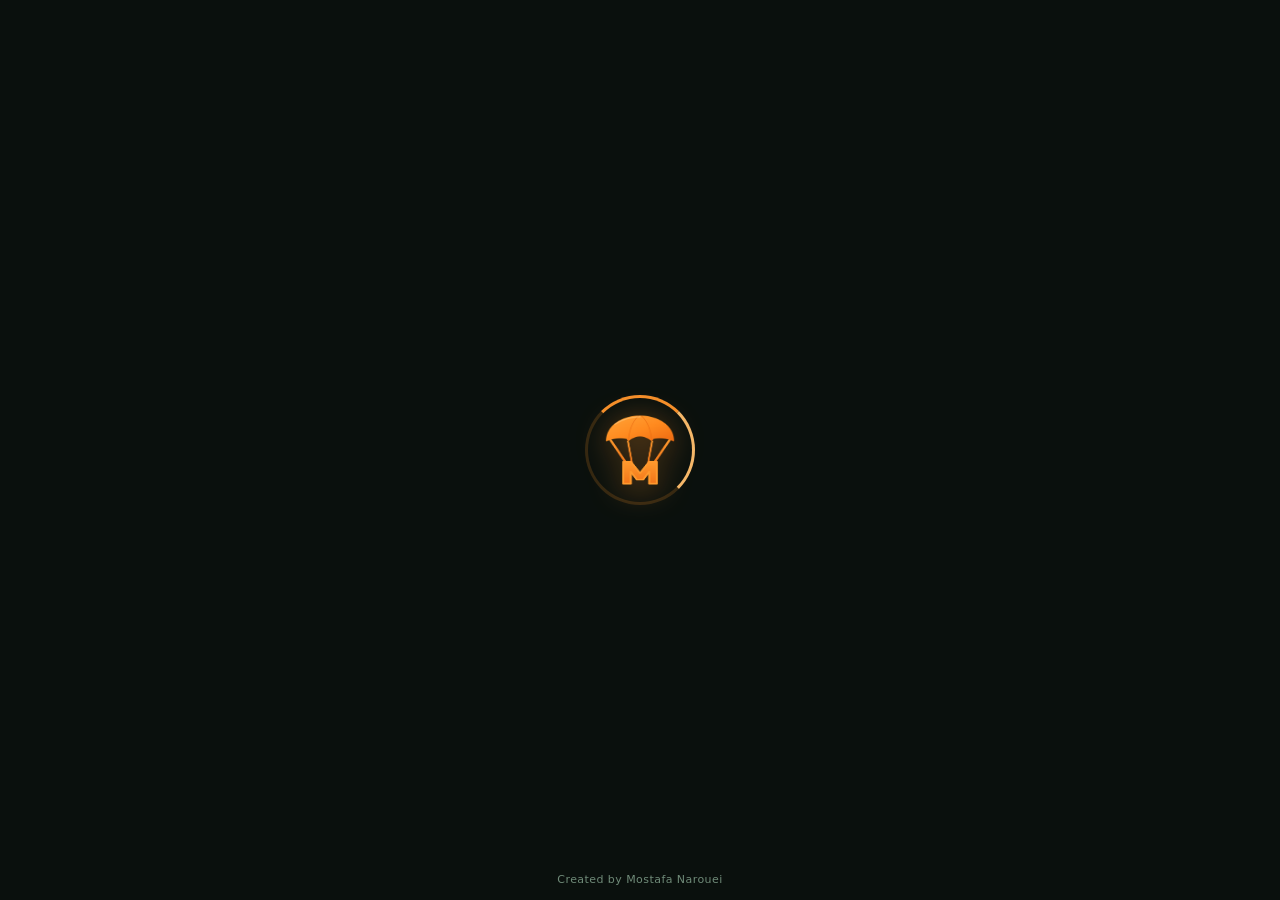
<file: index.html>
<!doctype html>
<html lang="fa" dir="rtl">
<head>
<meta charset="utf-8">
<meta name="viewport" content="width=device-width, initial-scale=1, viewport-fit=cover">
<meta name="theme-color" content="#0a100d">
<meta name="application-name" content="Manifest">
<meta name="apple-mobile-web-app-title" content="Manifest">
<meta name="apple-mobile-web-app-capable" content="yes">
<meta name="mobile-web-app-capable" content="yes">
<meta name="apple-mobile-web-app-status-bar-style" content="black-translucent">
<title>Manifest</title>
<link rel="manifest" href="manifest.webmanifest">
<link rel="icon" href="favicon.png">
<link rel="apple-touch-icon" href="apple-touch-icon.png">
<style>html,body{background:#0a100d;margin:0}.boot{position:fixed;inset:0;z-index:9999;display:grid;place-items:center;background:#0a100d;transition:opacity .55s ease}.boot.out{opacity:0;pointer-events:none}.boot div{position:relative;width:110px;height:110px;display:grid;place-items:center}.boot img{width:72px;height:72px;animation:b1 1.8s ease-in-out infinite;filter:drop-shadow(0 6px 16px rgba(245,143,42,.45))}.boot div:before{content:"";position:absolute;inset:0;border-radius:50%;border:3px solid rgba(245,143,42,.18);border-top-color:#f58f2a;border-right-color:#f5b86a;animation:b2 1.1s linear infinite}@keyframes b1{0%,100%{transform:scale(.94)}50%{transform:scale(1.08) translateY(-2px)}}@keyframes b2{to{transform:rotate(360deg)}}</style>
<link rel="stylesheet" href="jumper.css?v=66">
</head>
<body>
<div id="app"></div>
<div id="boot" class="boot"><div><img src="logo.png" alt=""></div><small class="cb">Created by Mostafa Narouei</small></div>
<script src="config.js?v=29"></script>
<script src="jumper.js?v=66"></script>
</body>
</html>
</file>
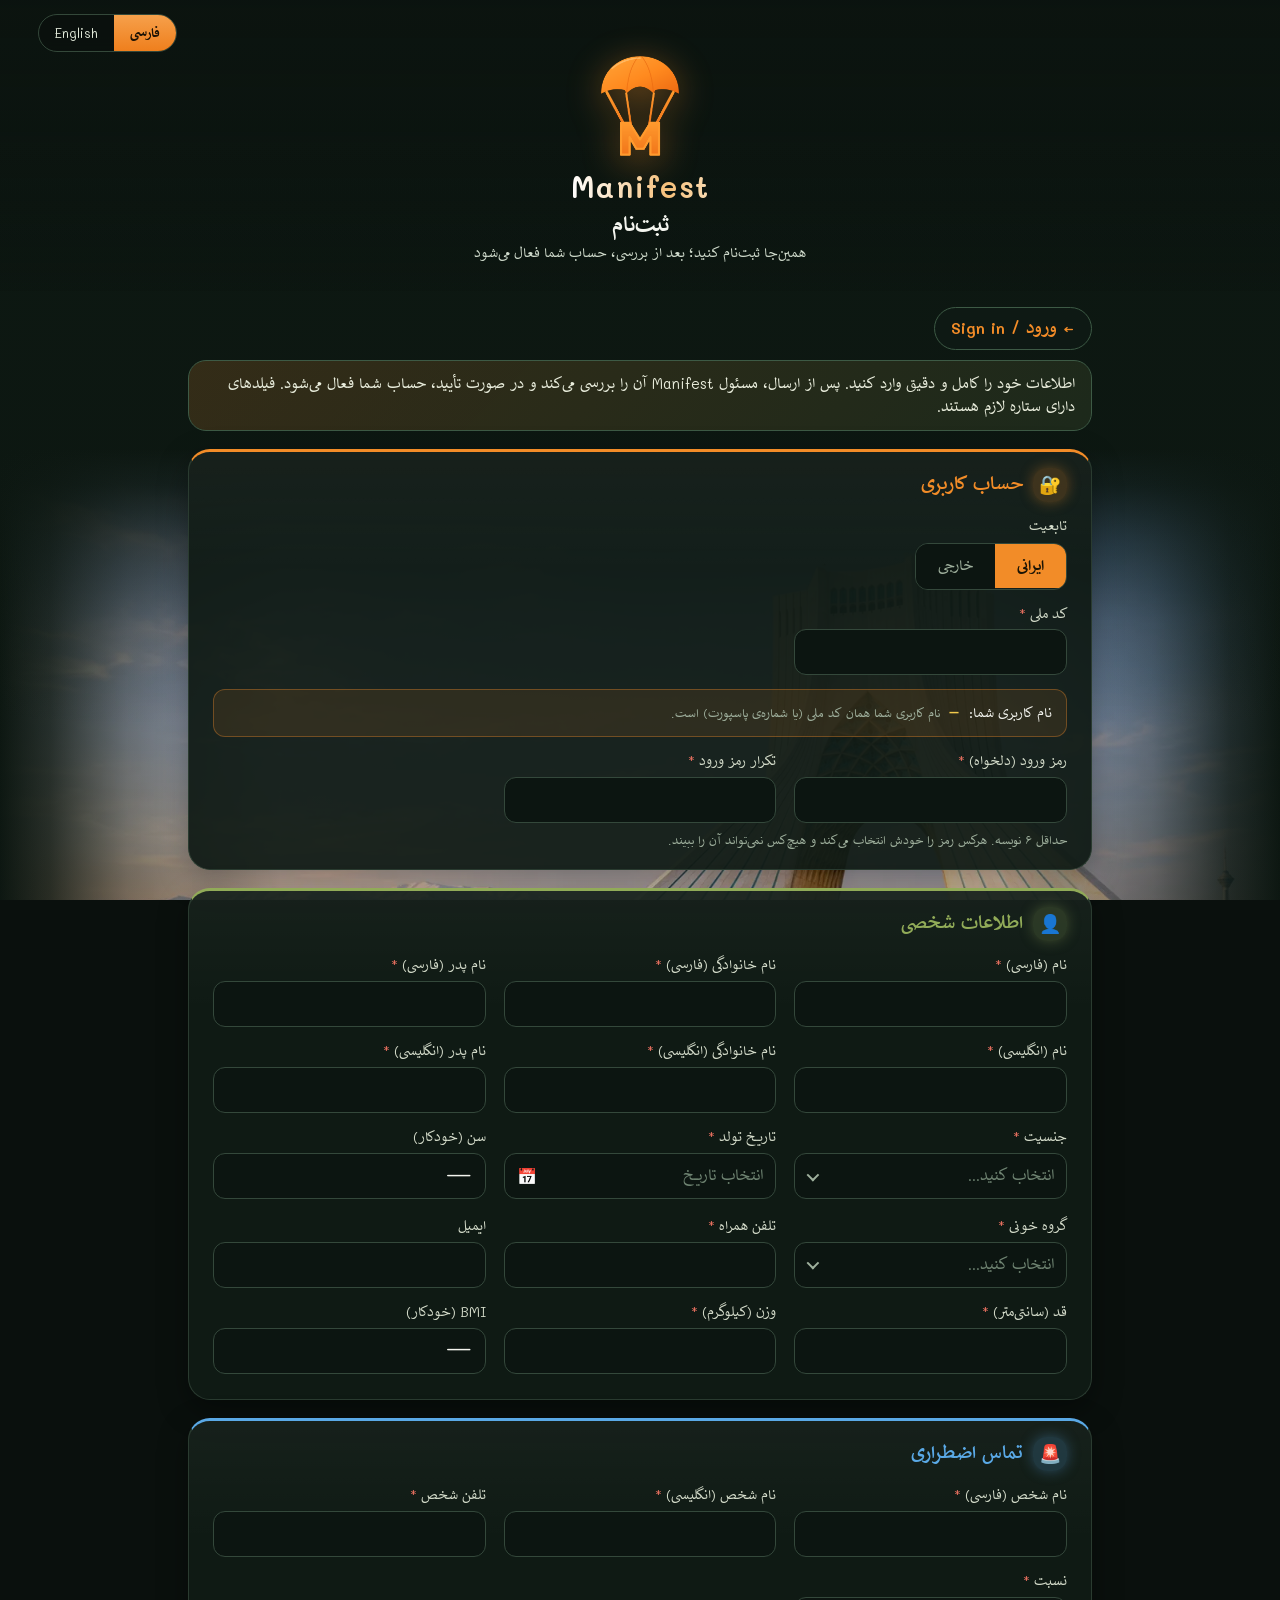
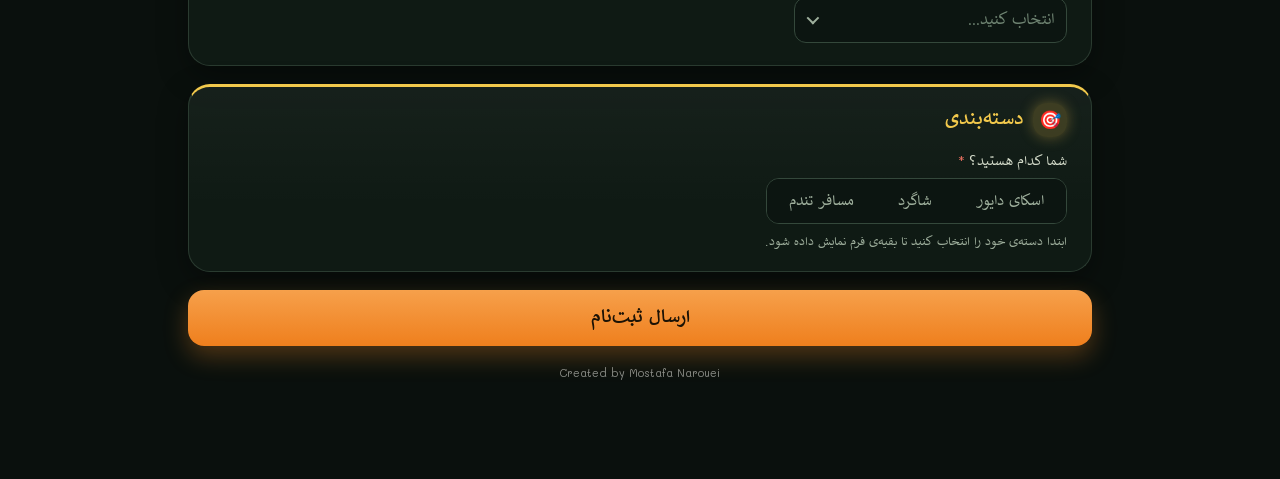
<file: register.html>
<!doctype html>
<html lang="fa" dir="rtl">
<head>
<meta charset="utf-8">
<meta name="viewport" content="width=device-width, initial-scale=1">
<meta name="theme-color" content="#0a100d">
<title>Manifest</title>
<link rel="icon" href="favicon.png">
<link rel="apple-touch-icon" href="apple-touch-icon.png">
<link rel="stylesheet" href="style.css">
</head>
<body>
<header class="hero">
  <div class="lang" role="group" aria-label="Language"><button type="button" data-l="fa">فارسی</button><button type="button" data-l="en">English</button></div>
  <div class="hero-in"><img src="logo.png" alt=""><div class="hero-t"><b class="brand">Manifest</b><h1 id="title"></h1><p id="tag"></p></div></div>
</header>
<main class="wrap">
  <p style="margin:0 0 10px"><a href="./" class="tologin">← ورود / Sign in</a></p>
  <div class="note-card" id="intro"></div>
  <form id="form" novalidate autocomplete="off">
    <div class="hp"><label>Website <input type="text" name="website" tabindex="-1" autocomplete="off"></label></div>
    <div id="fields" class="fx"></div>
    <div class="err" id="err" role="alert"></div>
    <button class="submit" id="send" type="submit"></button>
  </form>
  <div class="done" id="done" style="display:none"></div>
  <p style="text-align:center;opacity:.55;font-size:11px;margin:18px 0 8px">Created by Mostafa Narouei</p>
</main>
<div id="scrim" class="scrim" hidden></div>
<div id="pop" class="pop" hidden></div>
<script src="config.js"></script>
<script src="models.js"></script>
<script src="app.js"></script>
<script>
(function(){var n=10,i=Math.floor(Math.random()*n),box=document.createElement("div");box.id="bgs";box.setAttribute("aria-hidden","true");
for(var k=1;k<=n;k++){var e=document.createElement("i");e.setAttribute("data-s","hero/q"+k+".webp");box.appendChild(e)}
document.body.insertBefore(box,document.body.firstChild);
function show(){var els=box.children;[i,(i+1)%n].forEach(function(x){if(!els[x].style.backgroundImage)els[x].style.backgroundImage='url("'+els[x].getAttribute("data-s")+'")'});for(var j=0;j<n;j++){if(j===i){els[j].classList.remove("lv");els[j].classList.add("on")}else if(els[j].classList.contains("on")){els[j].classList.remove("on");els[j].classList.add("lv");(function(x){setTimeout(function(){x.classList.remove("lv")},2900)})(els[j])}}}
show();setInterval(function(){i=(i+1)%n;show()},7000)})();
</script>
<script>
(function(){if(!("IntersectionObserver" in window))return;var f=document.getElementById("fields");var io=new IntersectionObserver(function(es){es.forEach(function(e){if(e.isIntersecting){e.target.classList.add("in");io.unobserve(e.target)}})},{threshold:.06});
function scan(){if(f.classList.contains("fx"))return;f.querySelectorAll(".sec:not(.rv)").forEach(function(el){el.classList.add("rv");io.observe(el)})}
new MutationObserver(scan).observe(f,{childList:true});setTimeout(scan,1600);})();
</script>
</body>
</html>
</file>
<file: jumper.css>
@font-face { font-family: "FaCalibri"; src: url("calibri.ttf"), local("Calibri"); font-weight: 400; size-adjust: 118%; unicode-range: U+0600-06FF, U+0750-077F, U+FB50-FDFF, U+FE70-FEFF, U+200C-200D; }
@font-face { font-family: "FaCalibri"; src: url("calibrib.ttf"), local("Calibri Bold"); font-weight: 700; size-adjust: 118%; unicode-range: U+0600-06FF, U+0750-077F, U+FB50-FDFF, U+FE70-FEFF, U+200C-200D; }
@font-face { font-family: "Mali"; src: url("mali.ttf") format("truetype"); font-weight: 400; font-display: swap; }
@font-face { font-family: "Mali"; src: url("mali-semibold.ttf") format("truetype"); font-weight: 700; font-display: swap; }
:root { --bg:#0a100d; --panel:#101b16; --panel2:#17251b; --line:#2a3b30; --text:#f4f5ef; --muted:#9fb09d; --olive:#91ab58; --orange:#f28c28; --sky:#5aa9e6; --amber:#f2c94c; --coral:#e8705f; --teal:#3fb8a5; --violet:#a58be6; --ok:#6fcf7a; --err:#ff8a7a; --safe-b: env(safe-area-inset-bottom, 0px); }
* { box-sizing: border-box; -webkit-tap-highlight-color: transparent; }
html, body { margin: 0; min-height: 100%; overscroll-behavior: none; }
body { background: radial-gradient(900px 420px at 90% -10%, rgba(242,140,40,.12), transparent 60%), radial-gradient(700px 420px at 0% 25%, rgba(145,171,88,.10), transparent 60%), var(--bg); color: var(--text); font-family: "FaCalibri", "Mali", "Segoe UI", Tahoma, sans-serif; overflow-x: hidden; }
button, input, textarea { font: inherit; color: inherit; }
button { cursor: pointer; }
.ltr { direction: ltr; text-align: left; unicode-bidi: plaintext; }

/* login */
.login { min-height: 100svh; display: grid; place-items: center; padding: 22px 16px; }
.login-card { width: min(420px, 100%); background: linear-gradient(180deg, rgba(255,255,255,.04), transparent 140px), var(--panel); border: 1px solid var(--line); border-radius: 22px; padding: 26px 22px 22px; box-shadow: 0 20px 60px #0009; animation: rise .5s ease-out both; }
.login-card .logo { display: block; width: 92px; margin: 0 auto 6px; animation: floaty 5s ease-in-out infinite; filter: drop-shadow(0 8px 18px rgba(0,0,0,.5)); }
.login-card h1 { margin: 0 0 4px; text-align: center; font-size: 26px; letter-spacing: .5px; }
.login-card .sub { margin: 0 0 18px; text-align: center; color: var(--muted); font-size: 14px; }
.fld { display: block; margin: 0 0 13px; font-size: 13.5px; color: #d5ddcb; }
.fld span { display: block; margin-bottom: 5px; }
.fld input, .fld select, .compose textarea { width: 100%; height: 48px; color-scheme: dark; padding: 0 13px; border-radius: 13px; border: 1px solid #34483a; background: #0b130e; font-size: 16px; transition: border-color .2s, box-shadow .2s; }
.fld input:focus, .fld select:focus, .compose textarea:focus { outline: none; border-color: var(--orange); box-shadow: 0 0 0 3px rgba(242,140,40,.28); }
.btn { display: inline-flex; align-items: center; justify-content: center; gap: 8px; min-height: 46px; padding: 0 18px; border: 1px solid #4b6853; border-radius: 13px; background: #1a2c22; font-weight: 700; transition: transform .12s, filter .2s; }
.btn:active { transform: scale(.97); }
.btn.pri { background: linear-gradient(180deg, #f6a04b, #ef7f1d); border-color: #f6a04b; color: #1b1205; width: 100%; }
.btn.sm { min-height: 36px; padding: 0 12px; font-size: 13px; }
.btn[disabled] { opacity: .55; }
.err { min-height: 20px; margin: 4px 0 10px; color: var(--err); font-size: 13.5px; }
.linkrow { display: flex; justify-content: space-between; align-items: center; gap: 10px; margin-top: 14px; font-size: 13.5px; }
.linkrow a { color: var(--orange); text-decoration: none; font-weight: 700; }
.langsw { display: inline-flex; border: 1px solid #3a5040; border-radius: 999px; overflow: hidden; }
.langsw button { border: 0; background: transparent; padding: 6px 13px; font-size: 12.5px; color: #cfd9c6; }
.langsw button.on { background: var(--orange); color: #1b1205; font-weight: 700; }

/* shell */
.shell { min-height: 100dvh; padding-bottom: calc(84px + var(--safe-b)); }
.top { position: sticky; top: 0; z-index: 20; display: flex; align-items: center; gap: 10px; padding: 10px 14px; padding-top: calc(10px + env(safe-area-inset-top, 0px)); background: rgba(10,16,13,.88);  border-bottom: 1px solid var(--line); }
.top img { width: 34px; height: 34px; object-fit: contain; }
.top b { font-size: 18px; flex: 1; }
.top .iconbtn { border: 1px solid #34483a; background: #12201a; border-radius: 10px; min-width: 38px; height: 36px; padding: 0 10px; }
.page { padding: 14px; max-width: 760px; margin: 0 auto; }
.tabs { position: fixed; z-index: 60; left: 0; right: 0; bottom: 0; height: calc(64px + var(--safe-b)); transform: translateZ(0); display: grid; grid-template-columns: repeat(4, 1fr); padding: 6px 6px calc(6px + var(--safe-b)); background: rgba(12,20,16,.96); border-top: 1px solid var(--line);  }
.tabs button { position: relative; border: 0; background: transparent; padding: 6px 2px; display: grid; justify-items: center; gap: 2px; color: var(--muted); font-size: 12px; border-radius: 12px; transition: color .2s, background .2s; }
.tabs button .ti { font-size: 21px; line-height: 1; }
.tabs button.on { color: var(--orange); background: rgba(242,140,40,.1); }
.badge { position: absolute; top: 2px; inset-inline-end: calc(50% - 22px); min-width: 18px; height: 18px; padding: 0 5px; border-radius: 9px; background: var(--orange); color: #1b1205; font-size: 11px; font-weight: 700; display: grid; place-items: center; }

/* cards */
.card { background: linear-gradient(180deg, rgba(255,255,255,.025), transparent 90px), var(--panel); border: 1px solid var(--line); border-radius: 16px; padding: 14px; margin-bottom: 12px; }
.card.mine { border-color: var(--orange); box-shadow: 0 0 0 1px rgba(242,140,40,.35), 0 8px 26px rgba(242,140,40,.12); }
.row { display: flex; align-items: center; gap: 10px; flex-wrap: wrap; }
.grow { flex: 1; min-width: 0; }
.h2 { margin: 2px 0 10px; font-size: 15px; color: var(--olive); font-weight: 700; }
.muted { color: var(--muted); font-size: 13px; }
.chip { display: inline-block; padding: 3px 10px; border-radius: 999px; font-size: 12px; font-weight: 700; background: #22362a; color: #cfe3c3; }
.chip.go { background: #3a2a10; color: #ffcf8a; } .chip.ok { background: #17331f; color: var(--ok); } .chip.bad { background: #3a1a17; color: var(--err); } .chip.me { background: var(--orange); color: #1b1205; }
.ld-title { font-size: 18px; font-weight: 700; }
.count { font-size: 26px; font-weight: 700; letter-spacing: 1px; direction: ltr; color: var(--amber); font-variant-numeric: tabular-nums; }
.names { margin: 10px 0 0; padding: 0; list-style: none; display: grid; gap: 4px; font-size: 14px; }
.names li { display: flex; gap: 8px; padding: 5px 8px; border-radius: 9px; background: #0d1711; }
.names li.me { background: rgba(242,140,40,.18); font-weight: 700; }
.names li i { color: var(--muted); font-style: normal; min-width: 22px; }
details.fold > summary { cursor: pointer; color: var(--sky); font-size: 13.5px; list-style: none; margin-top: 10px; }
details.fold > summary::-webkit-details-marker { display: none; }

/* folders */
.folders { display: grid; grid-template-columns: repeat(2, 1fr); gap: 11px; }
.folder { border: 1px solid var(--line); background: var(--panel); border-radius: 16px; padding: 14px 12px; text-align: start; display: grid; gap: 6px; border-top: 3px solid var(--c, var(--orange)); transition: transform .15s, border-color .2s; }
.folder:active { transform: scale(.97); }
.folder .fi { font-size: 26px; }
.folder b { font-size: 15px; }
.folder small { color: var(--muted); font-size: 12px; }
.kv { display: grid; grid-template-columns: 1fr; }
.kv > div { display: flex; justify-content: space-between; gap: 14px; padding: 10px 2px; border-bottom: 1px solid #1e2e24; font-size: 14.5px; }
.kv > div span:first-child { color: var(--muted); }
.kv > div span:last-child { text-align: end; font-weight: 700; word-break: break-word; }
.backrow { display: flex; align-items: center; gap: 8px; margin-bottom: 12px; }
.avatar { width: 64px; height: 64px; border-radius: 50%; object-fit: cover; background: #22362a; display: grid; place-items: center; font-size: 28px; border: 2px solid var(--orange); }
.docrow { display: flex; align-items: center; gap: 10px; padding: 10px 0; border-bottom: 1px solid #1e2e24; }

/* messages */
.thread { display: grid; gap: 8px; margin-bottom: 12px; }
.msg { max-width: 86%; padding: 9px 12px; border-radius: 14px; font-size: 14.5px; white-space: pre-wrap; word-break: break-word; background: #1a2c22; border: 1px solid #2b4332; }
.msg.staff { justify-self: start; background: #2a2310; border-color: #5a4a1c; }
.msg.mine { justify-self: end; }
.msg small { display: block; margin-top: 4px; color: var(--muted); font-size: 11px; }
.compose { position: fixed; z-index: 55; left: 0; right: 0; bottom: calc(64px + var(--safe-b)); max-width: 760px; margin: 0 auto; display: flex; gap: 8px; align-items: flex-end; background: var(--bg); padding: 8px 14px; border-top: 1px solid var(--line); }
.compose textarea { height: 48px; min-height: 48px; padding: 12px 13px; resize: none; }

.note { display: flex; gap: 11px; padding: 12px; border-radius: 14px; background: var(--panel); border: 1px solid var(--line); margin-bottom: 9px; }
.note.new { border-color: var(--orange); background: #1d1a10; }
.note .ni { font-size: 22px; }
.empty { text-align: center; color: var(--muted); padding: 34px 10px; }
.toast { position: fixed; z-index: 60; inset-inline: 14px; bottom: calc(86px + var(--safe-b)); margin: 0 auto; max-width: 420px; padding: 12px 14px; border-radius: 14px; background: #1a2c22; border: 1px solid #4b6853; text-align: center; animation: rise .25s ease-out both; }
@keyframes rise { from { opacity: 0; transform: translateY(10px); } to { opacity: 1; transform: none; } }
@keyframes floaty { 0%,100% { transform: translateY(0); } 50% { transform: translateY(-5px); } }
@media (prefers-reduced-motion: reduce) { * { animation: none !important; transition: none !important; } }
.chk { display: flex; align-items: center; gap: 9px; margin: 2px 0 8px; font-size: 14px; color: #d5ddcb; }
.chk input { width: 18px; height: 18px; accent-color: var(--orange); }

.btn.wide { width: 100%; margin-top: 10px; }
.btn.pri.danger { background: linear-gradient(180deg, #ff7a6a, #d93a2b); border-color: #ff7a6a; color: #fff; }
.small { font-size: 12px; margin: 2px 0 4px; }
.ldgrid { display: grid; grid-template-columns: repeat(3, 1fr); gap: 8px; margin: 10px 0 2px; }
.ldgrid > div { background: #0d1711; border: 1px solid #1e2e24; border-radius: 11px; padding: 8px 9px; display: grid; gap: 2px; min-width: 0; }
.ldgrid span { color: var(--muted); font-size: 11.5px; }
.ldgrid b { font-size: 14px; overflow-wrap: anywhere; }
.card.ld .btn.wide { min-height: 40px; }
.modal { position: fixed; inset: 0; z-index: 80; background: rgba(0,0,0,.62); display: flex; align-items: flex-end; justify-content: center; animation: fade .2s ease-out both; }
.sheet { width: min(640px, 100%); max-height: 88dvh; overflow: auto; background: var(--panel); border: 1px solid var(--line); border-radius: 20px 20px 0 0; padding: 16px 14px calc(18px + var(--safe-b)); animation: rise .25s ease-out both; }
.sheet.sos { border-color: #ff7a6a; }
.plist { display: grid; gap: 8px; }
.pl { display: flex; align-items: center; gap: 10px; background: #0d1711; border: 1px solid #1e2e24; border-radius: 13px; padding: 9px 10px; }
.pl.me { background: rgba(242,140,40,.16); border-color: var(--orange); }
.pn { width: 30px; height: 30px; border-radius: 50%; background: #22362a; display: grid; place-items: center; font-weight: 700; flex: none; }
.pa { text-align: center; min-width: 54px; } .pa span { display: block; color: var(--muted); font-size: 11px; } .pa b { font-size: 14px; }
.card.wx { border-color: #2f4a58; }
.wxi { font-size: 34px; line-height: 1; }
.sosbtn { border: 1px solid #ff7a6a; background: #5a1d17; color: #fff; font-weight: 800; border-radius: 12px; min-height: 44px; padding: 0 16px; letter-spacing: .5px; }
.xlrow { display: grid; grid-template-columns: 1fr 1fr auto; gap: 6px; margin-bottom: 8px; }
.xlrow select, .xlrow input { height: 44px; border-radius: 11px; border: 1px solid #34483a; background: #0b130e; padding: 0 9px; min-width: 0; color-scheme: dark; }
.logt .lr { display: grid; grid-template-columns: 1.3fr .7fr 1fr 1.2fr .9fr; gap: 6px; padding: 9px 2px; border-bottom: 1px solid #1e2e24; font-size: 13px; align-items: center; }
.logt .lh { color: var(--muted); font-size: 11.5px; font-weight: 700; }
@keyframes fade { from { opacity: 0; } to { opacity: 1; } }
@media (max-width: 380px) { .ldgrid { grid-template-columns: repeat(2, 1fr); } .logt .lr { font-size: 12px; } }

/* chat (WhatsApp-style) */
.chathead { display: flex; align-items: center; gap: 12px; padding: 10px 12px; margin-bottom: 10px; border-radius: 16px; background: var(--panel); border: 1px solid var(--line); }
.chathead img { width: 40px; height: 40px; object-fit: contain; border-radius: 50%; background: #0b130e; padding: 4px; }
.chathead b { display: block; font-size: 16px; }
.chathead small { color: var(--muted); font-size: 12px; }
.thread { direction: ltr; gap: 4px; }
.thread .msg { unicode-bidi: plaintext; position: relative; max-width: 82%; padding: 7px 10px 5px; border-radius: 14px; cursor: default; }
.thread .msg.mine { justify-self: end; background: #1f4a30; border-color: #2f6b45; border-end-end-radius: 4px; }
.thread .msg.staff { justify-self: start; background: #232a1c; border-color: #3d4a2c; border-end-start-radius: 4px; }
.thread .msg.mine.sel { outline: 2px solid var(--orange); }
.thread .msg.pend { opacity: .6; }
.thread .msg .who { display: block; font-size: 12px; color: var(--amber); margin-bottom: 2px; }
.thread .msg small { display: flex; justify-content: flex-end; gap: 6px; align-items: center; margin-top: 2px; direction: ltr; }
.mtxt { display: block; unicode-bidi: plaintext; }
.tick { font-size: 12px; letter-spacing: -2px; color: var(--muted); }
.tick.seen { color: #53bdeb; }
.dsep { text-align: center; margin: 10px 0 6px; }
.dsep span { display: inline-block; padding: 3px 12px; border-radius: 99px; background: #17251b; border: 1px solid var(--line); color: var(--muted); font-size: 12px; }
.cimg { display: block; max-width: min(260px, 100%); max-height: 300px; border-radius: 10px; margin-bottom: 4px; cursor: zoom-in; background: #0b130e; }
.cfile { display: flex; align-items: center; gap: 8px; color: inherit; text-decoration: none; padding: 8px 10px; border-radius: 10px; background: rgba(0,0,0,.25); margin-bottom: 4px; max-width: 240px; }
.cfile .fn { overflow: hidden; text-overflow: ellipsis; white-space: nowrap; flex: 1; direction: ltr; }
.cfile .fi { font-size: 22px; }
.sysmsg { padding: 4px 2px; font-size: 13px; }
.vox { display: flex; align-items: center; gap: 8px; min-width: 210px; direction: ltr; padding: 2px 0 4px; }
.vplay { width: 38px; height: 38px; border-radius: 50%; border: 0; background: var(--orange); color: #1b1205; font-size: 15px; flex: 0 0 auto; }
.vbar { flex: 1; height: 5px; border-radius: 3px; background: rgba(255,255,255,.22); overflow: hidden; }
.vbar i { display: block; height: 100%; width: 0; background: #fff; }
.vdur { font-size: 12px; color: var(--muted); min-width: 34px; }
.mdel { display: block; margin-top: 6px; border: 1px solid #7a2a22; background: #3a1512; color: #ffb4a8; border-radius: 9px; padding: 5px 10px; font-size: 13px; }
.compose { align-items: flex-end; }
.compose .cbtn { flex: 0 0 auto; width: 44px; height: 44px; border-radius: 50%; border: 1px solid #34483a; background: #12201a; display: grid; place-items: center; font-size: 20px; cursor: pointer; padding: 0; }
.compose .cbtn.send { background: var(--orange); border-color: var(--orange); color: #1b1205; }
.compose .cbtn[hidden] { display: none; }
.compose textarea { flex: 1; min-width: 0; border-radius: 22px; }
.compose.rec { align-items: center; }
.compose.rec .grow { flex: 1; }
.compose.rec b { font-size: 18px; }
.rdot { width: 12px; height: 12px; border-radius: 50%; background: #ff3b30; animation: blink 1s infinite; }
@keyframes blink { 50% { opacity: .25; } }
.imgview { position: fixed; inset: 0; z-index: 90; background: rgba(0,0,0,.92); display: grid; place-items: center; }
.imgview img { max-width: 96vw; max-height: 90vh; object-fit: contain; }
.imgview .imgopen { position: absolute; top: calc(12px + env(safe-area-inset-top, 0px)); inset-inline-end: 14px; width: 42px; height: 42px; border-radius: 50%; background: #1a2c22; display: grid; place-items: center; color: #fff; text-decoration: none; font-size: 20px; }

/* ===== v10: icons, motion, chats, performance ===== */
.ico { width: 1em; height: 1em; fill: none; stroke: currentColor; stroke-width: 1.7; stroke-linecap: round; stroke-linejoin: round; display: block; }
.tabs button .ti { font-size: 25px; display: grid; place-items: center; height: 28px; transition: transform .25s cubic-bezier(.3,1.6,.5,1); }
.tabs button.on .ti { transform: translateY(-2px) scale(1.1); }
.tabs button.on .ti .ico { fill: rgba(242,140,40,.18); }
.tabs button { transition: color .2s, background .2s; }
.tabs button:active .ti { transform: scale(.88); }
.top { background: linear-gradient(180deg, #0f1913, #0a100d); box-shadow: 0 1px 0 var(--line), 0 6px 18px rgba(0,0,0,.35); }
.top img { filter: drop-shadow(0 2px 6px rgba(242,140,40,.35)); }
.top b { letter-spacing: .6px; font-size: 19px; background: linear-gradient(90deg, #fff, #f6c07a); -webkit-background-clip: text; background-clip: text; color: transparent; }
.top .iconbtn { display: grid; place-items: center; width: 38px; padding: 0; font-size: 19px; transition: transform .15s, background .2s; }
.top .iconbtn:active { transform: scale(.9); }
.folder .fi { font-size: 30px; color: var(--c, var(--orange)); display: block; }
.folder .fi .ico { stroke-width: 1.5; }
.folder { transition: transform .15s, border-color .2s, background .2s; }
.folder:active { transform: scale(.96); background: var(--panel2); }
/* motion: only on navigation (.enter), never on background refresh */
@keyframes slideup { from { opacity: 0; transform: translateY(14px) scale(.985); } to { opacity: 1; transform: none; } }
@keyframes popin { from { opacity: 0; transform: scale(.82) translateY(6px); } to { opacity: 1; transform: none; } }
@keyframes ringbell { 0%,100% { transform: rotate(0); } 20% { transform: rotate(14deg); } 40% { transform: rotate(-12deg); } 60% { transform: rotate(8deg); } 80% { transform: rotate(-5deg); } }
@keyframes pulse { 0%,100% { transform: scale(1); } 50% { transform: scale(1.18); } }
.page.enter > * { animation: slideup .38s cubic-bezier(.2,.8,.25,1) both; }
.page.enter > *:nth-child(2) { animation-delay: .05s; } .page.enter > *:nth-child(3) { animation-delay: .1s; } .page.enter > *:nth-child(4) { animation-delay: .15s; } .page.enter > *:nth-child(5) { animation-delay: .2s; } .page.enter > *:nth-child(n+6) { animation-delay: .25s; }
.page.enter .folders .folder { animation: popin .4s cubic-bezier(.2,.9,.3,1.2) both; }
.page.enter .folders .folder:nth-child(2) { animation-delay: .04s; } .page.enter .folders .folder:nth-child(3) { animation-delay: .08s; } .page.enter .folders .folder:nth-child(4) { animation-delay: .12s; } .page.enter .folders .folder:nth-child(5) { animation-delay: .16s; } .page.enter .folders .folder:nth-child(6) { animation-delay: .2s; } .page.enter .folders .folder:nth-child(7) { animation-delay: .24s; } .page.enter .folders .folder:nth-child(8) { animation-delay: .28s; }
.page.enter .note, .page.enter .clist > * { animation: slideup .35s cubic-bezier(.2,.8,.25,1) both; }
.shell.enter .tabs button.on .ti { animation: popin .4s cubic-bezier(.2,.9,.3,1.3) both; }
.shell.enter .tabs button.on[data-tab="alerts"] .ti .ico { transform-origin: 50% 10%; animation: ringbell .8s ease .15s both; }
.badge, .cbadge { animation: pulse 2.2s ease-in-out infinite; }
.msg.pop { animation: popin .28s cubic-bezier(.2,.9,.3,1.2) both; }
.toast { animation: slideup .3s ease both; }
.sheet { animation: slideup .3s cubic-bezier(.2,.8,.25,1) both; }
.btn, .cbtn, .fab, .crow { transition: transform .12s, filter .2s, background .2s; }
.btn:active, .cbtn:active, .crow:active { transform: scale(.97); }
.card.mine, .count { }
/* chat list */
.clist { display: grid; gap: 8px; margin-bottom: 14px; }
.crow { display: flex; align-items: center; gap: 12px; width: 100%; padding: 11px 12px; border-radius: 16px; border: 1px solid var(--line); background: var(--panel); text-align: start; }
.crow:active { background: var(--panel2); }
.crow.pin { border-color: #5a4a1c; background: linear-gradient(180deg, rgba(242,140,40,.1), transparent), var(--panel); }
.crow b { display: block; font-size: 15px; }
.crow small { display: block; color: var(--muted); font-size: 12.5px; white-space: nowrap; overflow: hidden; text-overflow: ellipsis; max-width: 58vw; }
.crow .grow { overflow: hidden; }
.av { width: 44px; height: 44px; flex: 0 0 auto; border-radius: 50%; display: grid; place-items: center; font-weight: 700; background: linear-gradient(135deg, #2d5a3d, #1f3a2a); border: 1px solid #3f6d51; color: #dff1d4; direction: ltr; }
.av.logo { background: #0b130e; border-color: #5a4a1c; } .av.logo img { width: 30px; height: 30px; object-fit: contain; }
.cbadge { min-width: 22px; height: 22px; padding: 0 6px; border-radius: 11px; background: var(--orange); color: #1b1205; font-size: 12px; font-weight: 700; display: grid; place-items: center; }
.fab { position: fixed; z-index: 55; inset-inline-end: 16px; bottom: calc(80px + var(--safe-b)); display: inline-flex; align-items: center; gap: 8px; height: 50px; padding: 0 18px; border: 0; border-radius: 25px; background: linear-gradient(180deg, #f6a04b, #ef7f1d); color: #1b1205; font-weight: 700; box-shadow: 0 8px 22px rgba(239,127,29,.4); font-size: 15px; }
.fab .ico { font-size: 21px; }
.backb { width: 38px; height: 38px; flex: 0 0 auto; border-radius: 50%; border: 1px solid #34483a; background: #12201a; font-size: 20px; display: grid; place-items: center; padding: 0; }
.chathead .av { width: 40px; height: 40px; }
/* performance: no blur, skip off-screen work */
.note, .card { content-visibility: auto; contain-intrinsic-size: auto 96px; }
.tabs { backdrop-filter: none; background: #0c1410; }
.imgview { backdrop-filter: none; }

/* ===== v11 ===== */
.fixbar { position: fixed; z-index: 58; left: 0; right: 0; bottom: calc(64px + var(--safe-b)); max-width: 760px; margin: 0 auto; display: flex; gap: 10px; padding: 10px 14px; background: linear-gradient(180deg, rgba(10,16,13,0), #0a100d 28%); }
.fixbar .btn { min-height: 48px; box-shadow: 0 6px 18px rgba(0,0,0,.4); }
.fixbar .btn.pri { width: auto; flex: 1; }
.shell:has(.fixbar) { padding-bottom: calc(160px + var(--safe-b)); }
.ftitle { font-size: 20px; }
.avatar.ph { background: radial-gradient(circle at 30% 25%, #3b6b4c, #17261d); color: #cfe6c4; border-color: var(--orange); box-shadow: 0 0 0 4px rgba(242,140,40,.15); }
.avatar.ph .ico { width: 34px; height: 34px; stroke-width: 1.6; }
img.avatar { box-shadow: 0 0 0 4px rgba(242,140,40,.15); }
.card.row .ld-title { font-size: 19px; }
/* login: create account */
.regbox { display: grid; gap: 8px; justify-items: center; margin-top: 16px; padding-top: 14px; border-top: 1px dashed #34483a; color: var(--muted); font-size: 13.5px; }
.regbtn { width: 100%; border-color: var(--orange); color: #ffd7a8; background: rgba(242,140,40,.08); text-decoration: none; }
/* SOS row in messages */
.sosrow { display: flex; align-items: center; gap: 12px; width: 100%; margin-bottom: 14px; padding: 12px; border-radius: 18px; border: 1px solid #ff7a6a; background: linear-gradient(180deg, #6a221b, #3d140f); text-align: start; box-shadow: 0 6px 20px rgba(255,90,70,.18); }
.sosrow:active { transform: scale(.98); }
.sosrow b { display: block; font-size: 15.5px; }
.sosrow small { display: block; color: #ffc9c2; font-size: 12.5px; }
.sosb { flex: 0 0 auto; width: 52px; height: 52px; border-radius: 50%; display: grid; place-items: center; background: #ff4b3a; color: #fff; font-weight: 800; letter-spacing: .5px; box-shadow: 0 0 0 5px rgba(255,75,58,.25); animation: sospulse 1.8s ease-in-out infinite; }
@keyframes sospulse { 0%,100% { box-shadow: 0 0 0 4px rgba(255,75,58,.28); } 50% { box-shadow: 0 0 0 10px rgba(255,75,58,0); } }
/* weather card */
.card.wx2 { border-color: #2f4a58; background: linear-gradient(160deg, rgba(90,169,230,.14), transparent 60%), var(--panel); }
.wx2-top { display: flex; align-items: center; gap: 12px; }
.wx2 .wxi { font-size: 44px; line-height: 1; }
.wx2-t { display: grid; }
.wx2-t b { font-size: 30px; line-height: 1.1; font-variant-numeric: tabular-nums; }
.wx2-t span { color: #cfe0d8; font-size: 13.5px; }
.wx2-place { margin-inline-start: auto; text-align: end; display: grid; }
.wx2-place b { font-size: 14px; } .wx2-place small { color: var(--muted); font-size: 12px; }
.wx2-grid { display: flex; flex-wrap: wrap; justify-content: center; gap: 8px; margin-top: 12px; }
.wx2-c { flex: 0 0 calc(33.333% - 6px); min-width: 0; display: grid; justify-items: center; gap: 2px; padding: 9px 4px; border-radius: 12px; background: #0d1711; border: 1px solid #1e2e24; text-align: center; }
.wx2-c .wx2-i { color: var(--sky); font-size: 20px; }
.wx2-c b { font-size: 14px; overflow-wrap: anywhere; line-height: 1.25; }
.wx2-c small { color: var(--muted); font-size: 11.5px; }
.wx2-note { margin-top: 8px; font-size: 11.5px; }
.bloodf { margin: 4px 0 12px; border-color: var(--coral); }
/* message box: no scroll arrows */
.compose textarea { overflow: hidden; scrollbar-width: none; -ms-overflow-style: none; appearance: none; -webkit-appearance: none; }
.compose textarea::-webkit-scrollbar { display: none; }
input[type=search]::-webkit-search-cancel-button, input[type=number]::-webkit-inner-spin-button { -webkit-appearance: none; }

/* ===== v12: compact weather, compact loads, paper sheet, tab bar, logbook ===== */
.card.wx3 { padding: 9px 12px 10px; margin-bottom: 10px; border-radius: 16px; border-color: #2f4a58; background: linear-gradient(110deg, rgba(90,169,230,.2), rgba(242,140,40,.1) 70%, transparent), var(--panel); }
.wx3-top { display: flex; align-items: center; gap: 8px; }
.wx3 .wxi { font-size: 26px; line-height: 1; }
.wx3-t { font-size: 24px; line-height: 1; font-variant-numeric: tabular-nums; }
.wx3-d { font-size: 13px; color: #d4e4dc; min-width: 0; }
.wx3-p { margin-inline-start: auto; font-size: 11.5px; color: var(--muted); white-space: nowrap; }
.wx3-row { display: flex; flex-wrap: wrap; gap: 6px; margin-top: 8px; }
.wx3-c { display: inline-flex; align-items: center; gap: 5px; padding: 3px 9px 3px 8px; border-radius: 999px; background: rgba(0,0,0,.28); border: 1px solid rgba(255,255,255,.07); font-size: 12px; }
.wx3-c .ico { width: 14px; height: 14px; color: var(--sky); flex: 0 0 auto; }
.wx3-c b { font-weight: 600; }
/* compact load cards */
.card.cmp { padding: 9px 12px; margin-bottom: 8px; border-radius: 14px; cursor: pointer; }
.card.cmp:active { background: var(--panel2); }
.cmp-top { display: flex; align-items: center; gap: 7px; flex-wrap: wrap; }
.cmp-n { font-size: 16px; }
.cmp-top .chip { padding: 2px 8px; font-size: 11px; }
.count.sm { font-size: 15px; letter-spacing: .5px; }
.cmp-go { margin-inline-start: auto; font-size: 12.5px; color: var(--sky); white-space: nowrap; }
.cmp-meta { margin-top: 4px; font-size: 12.5px; color: var(--muted); line-height: 1.6; }
.cmp-meta i { font-style: normal; margin: 0 6px; opacity: .6; }
.h2 { margin-top: 6px; }
/* printed-sheet look for a load */
.sheet.paperwrap { padding: 0; background: transparent; border: 0; width: min(640px, 100%); }
.paper { background: #fff; color: #162c22; border-radius: 14px 14px 0 0; overflow: hidden; font-size: 12.5px; }
.pp-band { position: relative; text-align: center; padding: 12px 10px 10px; background: linear-gradient(100deg, #12291f, #24503c); border-bottom: 3px solid #f08a24; color: #fff; display: grid; gap: 1px; }
.pp-t { font-size: 20px; }
.pp-d { font-size: 11.5px; color: #cfe4d7; }
.pp-x { position: absolute; top: 8px; inset-inline-end: 8px; width: 30px; height: 30px; border-radius: 50%; border: 0; background: rgba(255,255,255,.15); color: #fff; }
.pp-chips { display: grid; grid-template-columns: 1.6fr 1fr .7fr .8fr; gap: 5px; padding: 8px 8px 4px; }
.pp-chips > div { background: #eef4f0; border: 1px solid #c9dccf; border-radius: 6px; padding: 3px 5px; text-align: center; min-width: 0; }
.pp-chips small { display: block; font-size: 9.5px; color: #5d7a6b; }
.pp-chips b { font-size: 11.5px; overflow-wrap: anywhere; }
.pp-chips .warn { background: #fdf0e0; border-color: #f08a24; } .pp-chips .okc { background: #e6f2ea; }
.pp-time { text-align: center; padding: 2px 0 0; color: #5d7a6b; font-size: 11.5px; }
.pp-time .count { color: #c2570c; }
.pp-tbl { padding: 6px 8px 14px; }
.pp-r { display: grid; grid-template-columns: .45fr 2.1fr 1fr 1.1fr 1.3fr .8fr; gap: 4px; align-items: center; padding: 5px 4px; font-size: 11.5px; border-bottom: 1px solid #e1ebe4; text-align: center; }
.pp-r:nth-child(even) { background: #f7f9f7; }
.pp-r span { min-width: 0; overflow-wrap: anywhere; }
.pp-r .pp-nm { text-align: start; font-weight: 700; }
.pp-h { background: #1a382c !important; color: #fff; font-weight: 700; border-radius: 5px; font-size: 10.5px; border: 0; }
.pp-r.me { background: #fff1de !important; box-shadow: inset 3px 0 0 #f08a24; }
.pp-none { text-align: center; color: #6b8577; padding: 18px 0; }
/* bottom tab bar: colourful duotone */
.tabs { background: linear-gradient(180deg, #101c15, #0b130e); box-shadow: 0 -8px 24px rgba(0,0,0,.45); border-top: 1px solid #243629; }
.tabs button[data-tab=loads] { --tc: #f28c28; } .tabs button[data-tab=alerts] { --tc: #f2c94c; } .tabs button[data-tab=msgs] { --tc: #5aa9e6; } .tabs button[data-tab=me] { --tc: #6fcf7a; }
.tabs button { color: #8fa393; font-size: 11.5px; font-weight: 600; gap: 1px; }
.tabs button .ti { width: 46px; height: 30px; border-radius: 15px; font-size: 24px; color: var(--tc); opacity: .8; transition: background .25s, transform .25s cubic-bezier(.3,1.6,.5,1), opacity .2s; }
.tabs button .ti .ico { stroke-width: 1.7; }
.tabs .ico path:first-of-type { fill: currentColor; fill-opacity: .2; }
.tabs button.on { background: transparent; color: var(--tc); }
.tabs button.on .ti { background: color-mix(in srgb, var(--tc) 22%, transparent); opacity: 1; transform: translateY(-1px); box-shadow: 0 0 14px color-mix(in srgb, var(--tc) 30%, transparent); }
.tabs button.on .ti .ico path:first-of-type { fill-opacity: .45; }
.tabs button.on .ti { transform: translateY(-2px) scale(1); }
.badge { background: #ff5a45; color: #fff; }
/* logbook: everything centered */
.logt .lr, .logt .lh { text-align: center; }
.logt .lr span { text-align: center; justify-self: center; }

.pp-d { justify-self: center; text-align: center; unicode-bidi: isolate; }
.wx3-row { gap: 5px; }
.wx3-c { padding: 2px 7px 2px 6px; font-size: 11.5px; gap: 4px; }

/* ===== v13 ===== */
.tabs button[data-tab=set] { --tc: #a58be6; }
#bgs { position: fixed; inset: 0; z-index: -1; background: #0a100d; }
#bgs i { position: absolute; inset: 0; background-size: cover; background-position: center; opacity: 0; transition: opacity 1.6s ease; transform: scale(1.04); }
#bgs i.on { opacity: 1; animation: bgkb 9s ease-out forwards; }
#bgs::after { content: ""; position: absolute; inset: 0; background: linear-gradient(180deg, rgba(10,16,13,.52), rgba(10,16,13,.74)); }
@keyframes bgkb { from { transform: scale(1.04); } to { transform: scale(1.12); } }
html, body { background-color: transparent; }
body { background: transparent; }
.top { background: rgba(10,16,13,.9); }
.tabs { background: #0c1410; }
.bellbtn { position: relative; }
.bellbtn .badge { top: -5px; inset-inline-end: -5px; min-width: 17px; height: 17px; font-size: 10.5px; }
.notelist { max-height: 55vh; overflow: auto; margin: 8px 0; }
.rowbtns { display: flex; gap: 8px; justify-content: flex-end; margin-top: 8px; }
.setrow { display: flex; align-items: center; gap: 10px; flex-wrap: wrap; }
.setrow .langsw { margin: 0; }
.switch { width: 50px; height: 28px; border-radius: 14px; border: 1px solid #3a5242; background: #1a2a20; position: relative; padding: 0; transition: background .2s; flex: 0 0 auto; }
.switch i { position: absolute; top: 3px; inset-inline-start: 3px; width: 20px; height: 20px; border-radius: 50%; background: #9fb09d; transition: inset-inline-start .2s, background .2s; }
.switch.on { background: #2f6b3a; }
.switch.on i { inset-inline-start: 25px; background: #fff; }
.btn.wide.danger { width: 100%; margin-top: 14px; display: flex; gap: 8px; justify-content: center; align-items: center; background: #3a1712; border-color: #7a2c22; color: #ffb4a8; }
.dpick { display: grid; grid-template-columns: .8fr 1.3fr 1fr; gap: 6px; direction: rtl; }
.dpick select { min-width: 0; }
/* load cards */
.card.cmp { position: relative; overflow: hidden; padding-inline-start: 16px; }
.card.cmp::before { content: ""; position: absolute; inset-block: 0; inset-inline-start: 0; width: 5px; background: var(--sky); }
.card.cmp.s-go::before { background: #6fcf7a; } .card.cmp.s-ok::before { background: #91ab58; } .card.cmp.s-bad::before { background: #e8705f; }
.card.cmp.mine { box-shadow: 0 0 0 1px rgba(242,140,40,.45), 0 6px 18px rgba(242,140,40,.10); }
.seatbar { height: 5px; border-radius: 3px; background: rgba(255,255,255,.08); margin-top: 8px; overflow: hidden; }
.seatbar i { display: block; height: 100%; border-radius: 3px; background: linear-gradient(90deg, #f28c28, #f2c94c); }
/* weather card */
.card.wx3 { border-color: rgba(255,255,255,.12); }
.card.wx3.wk-clear { background: linear-gradient(120deg, rgba(255,176,60,.30), rgba(90,169,230,.22) 70%), var(--panel); }
.card.wx3.wk-cloud { background: linear-gradient(120deg, rgba(150,170,190,.28), rgba(90,110,130,.18) 70%), var(--panel); }
.card.wx3.wk-fog { background: linear-gradient(120deg, rgba(180,190,190,.25), rgba(120,130,130,.15) 70%), var(--panel); }
.card.wx3.wk-rain { background: linear-gradient(120deg, rgba(70,120,190,.35), rgba(40,60,100,.25) 70%), var(--panel); }
.card.wx3.wk-snow { background: linear-gradient(120deg, rgba(200,225,250,.30), rgba(120,160,200,.18) 70%), var(--panel); }
.wx3 .wxi { font-size: 34px; filter: drop-shadow(0 2px 6px rgba(0,0,0,.4)); }
.wx3-t { font-size: 30px; }
/* readiness */
.ready .h2 { margin-top: 0; }
.rd { display: flex; align-items: center; gap: 10px; padding: 8px 0; border-bottom: 1px solid #1e2e24; }
.rd:last-child { border-bottom: 0; }
.rd i { width: 10px; height: 10px; border-radius: 50%; background: #6fcf7a; flex: 0 0 auto; box-shadow: 0 0 8px currentColor; color: #6fcf7a; }
.rd.warn i { background: #f2c94c; color: #f2c94c; } .rd.bad i { background: #ff5a45; color: #ff5a45; } .rd.na i { background: #5b6b5f; color: transparent; }
.rd b { display: block; font-size: 14px; } .rd small { color: var(--muted); font-size: 12px; }
.rd em { font-style: normal; font-size: 12.5px; font-weight: 700; color: #6fcf7a; } .rd.warn em { color: #f2c94c; } .rd.bad em { color: #ff8a7a; } .rd.na em { color: var(--muted); font-weight: 400; }
/* logbook stats */
.lstats .h2 { margin-top: 0; }
.lsg { display: grid; grid-template-columns: repeat(2, 1fr); gap: 8px; }
.lsg > div { background: rgba(255,255,255,.04); border-radius: 12px; padding: 10px; text-align: center; }
.lsg b { display: block; font-size: 20px; color: var(--orange); }
.lsg span { font-size: 11.5px; color: var(--muted); }
.lbar { display: grid; grid-template-columns: 1fr 2fr auto; gap: 8px; align-items: center; margin: 6px 0; font-size: 12.5px; }
.lbar > div { height: 8px; border-radius: 4px; background: rgba(255,255,255,.08); overflow: hidden; }
.lbar i { display: block; height: 100%; background: linear-gradient(90deg, #5aa9e6, #3fb8a5); border-radius: 4px; }

/* ===== v14 ===== */
.top .grow { flex: 1; }
.dd-btn { width: 100%; height: 46px; display: flex; align-items: center; justify-content: space-between; gap: 8px; padding: 0 12px; border-radius: 12px; border: 1px solid var(--line); background: #0d1611; color: var(--text); font-size: 15px; text-align: start; }
.dd-btn .v.ph { color: #6f8472; } .dd-btn .cal-ic .ico { width: 19px; height: 19px; color: var(--orange); }
.calsheet { max-width: 360px; margin: 0 auto; padding: 12px; }
.cal-head { display: flex; align-items: center; gap: 6px; margin-bottom: 8px; }
.cal-title { flex: 1; border: 0; background: #17251b; color: var(--text); border-radius: 10px; padding: 9px 12px; font-size: 15px; font-weight: 700; }
.cal-nav { width: 38px; height: 38px; border: 0; border-radius: 10px; background: #17251b; color: var(--text); font-size: 20px; line-height: 1; }
.cal-grid { display: grid; grid-template-columns: repeat(7, 1fr); gap: 3px; }
.cal-grid.wk span { text-align: center; font-size: 12px; color: var(--muted); padding: 4px 0; }
.cal-grid button { height: 38px; border: 0; border-radius: 50%; background: transparent; color: var(--text); font-size: 14px; }
.cal-grid button.today { box-shadow: inset 0 0 0 1.5px var(--amber); }
.cal-grid button.sel, .cal-ym button.sel { background: var(--orange); color: #1b1205; font-weight: 700; }
.cal-grid button.dis { opacity: .25; }
.cal-ym { display: grid; gap: 8px; }
.cal-ym .months { display: grid; grid-template-columns: repeat(3, 1fr); gap: 6px; }
.cal-ym .years { display: grid; grid-template-columns: repeat(4, 1fr); gap: 6px; max-height: 220px; overflow: auto; padding: 2px; }
.cal-ym button { height: 38px; border: 0; border-radius: 10px; background: #17251b; color: var(--text); font-size: 14px; }
.cal-foot { display: flex; justify-content: space-between; margin-top: 10px; }
.cal-foot button { border: 0; background: transparent; color: var(--orange); padding: 8px 10px; border-radius: 8px; font-size: 14px; }
.cal-foot button:disabled { opacity: .3; }
/* weather v4 */
.card.wx4 { padding: 14px; border-radius: 20px; border-color: rgba(255,255,255,.14); }
.card.wx4.wk-clear { background: linear-gradient(135deg, rgba(255,170,50,.38), rgba(70,150,230,.28) 75%), var(--panel); }
.card.wx4.wk-cloud { background: linear-gradient(135deg, rgba(150,170,190,.34), rgba(70,90,115,.24) 75%), var(--panel); }
.card.wx4.wk-fog { background: linear-gradient(135deg, rgba(185,195,195,.30), rgba(110,120,120,.2) 75%), var(--panel); }
.card.wx4.wk-rain { background: linear-gradient(135deg, rgba(70,120,195,.42), rgba(30,50,95,.3) 75%), var(--panel); }
.card.wx4.wk-snow { background: linear-gradient(135deg, rgba(205,228,252,.34), rgba(110,150,200,.22) 75%), var(--panel); }
.wx4-top { display: flex; align-items: center; gap: 12px; }
.wx4 .wxi { font-size: 46px; line-height: 1; filter: drop-shadow(0 3px 8px rgba(0,0,0,.45)); }
.wx4-m { display: grid; }
.wx4-t { font-size: 34px; line-height: 1.05; }
.wx4-d { font-size: 14px; color: #e2eee8; }
.wx4-p { margin-inline-start: auto; text-align: end; display: grid; gap: 2px; font-size: 12px; color: #c4d4cb; }
.wx4-p b { font-size: 14px; color: #fff; }
.wx4-g { display: grid; grid-template-columns: repeat(3, 1fr); gap: 7px; margin-top: 12px; }
.wx4-c { background: rgba(0,0,0,.30); border: 1px solid rgba(255,255,255,.08); border-radius: 12px; padding: 7px 9px; display: grid; gap: 3px; min-width: 0; }
.wx4-c .wl { display: flex; align-items: center; gap: 4px; font-size: 10.5px; color: #b9cbc0; white-space: nowrap; overflow: hidden; }
.wx4-c .wl .ico { width: 13px; height: 13px; color: var(--sky); flex: 0 0 auto; }
.wx4-c b { font-size: 13.5px; white-space: nowrap; }
.wx4-c.hot { border-color: rgba(242,140,40,.6); background: rgba(242,140,40,.16); } .wx4-c.hot .wl .ico { color: var(--orange); }
.warr { width: 14px; height: 14px; vertical-align: -2px; color: var(--orange); }
@media (max-width: 340px) { .wx4-g { grid-template-columns: repeat(2, 1fr); } }
/* load cards v2 */
.card.c2 { display: flex; align-items: stretch; gap: 12px; padding: 10px; margin-bottom: 10px; border-radius: 18px; cursor: pointer; border: 1px solid rgba(255,255,255,.12); background: linear-gradient(135deg, var(--cc1), var(--cc2)), var(--panel); }
.card.c2:active { transform: scale(.985); }
.c2.st-open { --cc1: rgba(70,140,215,.30); --cc2: rgba(30,55,95,.22); --ca: #5aa9e6; }
.c2.st-load { --cc1: rgba(242,201,76,.30); --cc2: rgba(110,80,20,.22); --ca: #f2c94c; }
.c2.st-ready { --cc1: rgba(63,184,165,.32); --cc2: rgba(20,70,65,.22); --ca: #3fb8a5; }
.c2.st-board { --cc1: rgba(111,207,122,.38); --cc2: rgba(30,90,45,.28); --ca: #6fcf7a; }
.c2.st-hold { --cc1: rgba(232,112,95,.36); --cc2: rgba(100,35,28,.26); --ca: #e8705f; }
.c2.st-done { --cc1: rgba(145,171,88,.24); --cc2: rgba(50,60,35,.2); --ca: #91ab58; opacity: .85; }
.c2.st-canc { --cc1: rgba(130,40,40,.34); --cc2: rgba(50,15,15,.3); --ca: #ff7a6a; opacity: .8; }
.c2.mine { box-shadow: 0 0 0 1.5px var(--orange), 0 6px 18px rgba(242,140,40,.15); }
.c2-n { flex: 0 0 56px; border-radius: 14px; display: grid; place-content: center; text-align: center; background: var(--ca); color: #10180f; }
.c2-n small { font-size: 11px; font-weight: 700; opacity: .8; } .c2-n b { font-size: 26px; line-height: 1; }
.c2-b { flex: 1; min-width: 0; display: grid; gap: 4px; align-content: center; }
.c2-t { display: flex; align-items: center; gap: 7px; flex-wrap: wrap; }
.c2-ac { font-weight: 700; font-size: 15px; } .c2-ty { color: #cfe0d6; font-size: 13px; }
.c2-t .chip { padding: 2px 8px; font-size: 11px; }
.c2-m { font-size: 12.5px; color: #cfe0d6; }
.c2-s { display: flex; align-items: center; gap: 8px; font-size: 13px; }
.c2-s .dots { display: flex; flex-wrap: wrap; gap: 2px; flex: 1; min-width: 0; }
.c2-s .dots i { width: 8px; height: 8px; border-radius: 50%; background: rgba(255,255,255,.16); }
.c2-s .dots i.f { background: var(--ca); box-shadow: 0 0 6px var(--ca); }
.c2-s .sbar { display: block; height: 6px; width: 100%; border-radius: 3px; background: rgba(255,255,255,.14); overflow: hidden; }
.c2-s .sbar i { display: block; height: 100%; background: var(--ca); }
.c2-s em { font-style: normal; font-size: 11.5px; color: #b9cbc0; }
.c2-go { align-self: center; font-size: 22px; color: var(--ca); }

/* ===== v15 ===== */
.tabs { grid-template-columns: repeat(5, 1fr); }
.tabs button { font-size: 11.5px; }
.tabs button[data-tab=log] { --tc: #3fb8a5; }
.card.c2 { position: relative; }
.c2-st { position: absolute; top: 8px; inset-inline-end: 12px; font-size: 11.5px; font-weight: 700; padding: 2px 9px; border-radius: 999px; background: rgba(0,0,0,.35); color: var(--ca); border: 1px solid var(--ca); }
.c2-t { padding-inline-end: 0; margin-top: 14px; }
.c2-ty { font-weight: 800; font-size: 16px; color: #fff; }
.c2-go { display: none; }
.card.wx4 { padding: 10px 12px; border-radius: 16px; }
.wx4 .wxi { font-size: 30px; }
.wx4-t { font-size: 24px; } .wx4-d { font-size: 12.5px; }
.wx4-p { font-size: 11px; } .wx4-p b { font-size: 13px; }
.wx4-g { gap: 5px; margin-top: 8px; }
.wx4-g.g4 { grid-template-columns: repeat(4, 1fr); }
.wx4-c { padding: 4px 7px; border-radius: 10px; gap: 1px; }
.wx4-c .wl { font-size: 9.5px; } .wx4-c .wl .ico { width: 11px; height: 11px; }
.wx4-c b { font-size: 12px; }
@media (max-width: 340px) { .wx4-g.g4 { grid-template-columns: repeat(2, 1fr); } }

/* ===== v17 ===== */
html { background-color: #0a100d; }
body { min-height: 100dvh; }
.topdate { flex: 1; text-align: center; font-size: 12.5px; color: #cfe0d6; white-space: nowrap; padding: 4px 10px; border-radius: 999px; background: rgba(255,255,255,.06); border: 1px solid rgba(255,255,255,.08); margin: 0 4px; }
.top b { flex: 0 0 auto; }
@media (max-width: 350px) { .topdate { font-size: 11px; padding: 3px 6px; } }
/* load sheet: one line per jumper */
.pp-r { grid-template-columns: .4fr 2fr 1fr 1fr 1.2fr .8fr; font-size: 11px; }
.pp-r span { overflow: hidden; text-overflow: ellipsis; white-space: nowrap; overflow-wrap: normal; }
.pp-t { font-size: 22px; }
/* motion */
.bellbtn.has .ico { transform-origin: 50% 10%; animation: ringbell 2.6s ease-in-out infinite; }
.wx4 .wxi { animation: floaty 4s ease-in-out infinite; }
.c2.st-board { animation: glowp 2.4s ease-in-out infinite; }
@keyframes glowp { 0%,100% { box-shadow: 0 0 0 0 rgba(111,207,122,.0); } 50% { box-shadow: 0 0 16px 2px rgba(111,207,122,.35); } }
.page.enter .c2 { animation: slideup .45s cubic-bezier(.2,.8,.25,1) both; }
.page.enter .c2-n { animation: popin .5s .12s cubic-bezier(.2,.9,.3,1.4) both; }
.page.enter .c2-s .dots i { animation: popin .35s both; }
.page.enter .c2-s .dots i:nth-child(1) { animation-delay: .15s } .page.enter .c2-s .dots i:nth-child(2) { animation-delay: .18s } .page.enter .c2-s .dots i:nth-child(3) { animation-delay: .21s } .page.enter .c2-s .dots i:nth-child(4) { animation-delay: .24s } .page.enter .c2-s .dots i:nth-child(5) { animation-delay: .27s } .page.enter .c2-s .dots i:nth-child(6) { animation-delay: .3s } .page.enter .c2-s .dots i:nth-child(n+7) { animation-delay: .33s }
.page.enter .wx4-c { animation: popin .4s both; } .page.enter .wx4-c:nth-child(2) { animation-delay: .05s } .page.enter .wx4-c:nth-child(3) { animation-delay: .1s } .page.enter .wx4-c:nth-child(4) { animation-delay: .15s } .page.enter .wx4-c:nth-child(n+5) { animation-delay: .2s }
.page.enter .rd, .page.enter .lsg > div, .page.enter .lbar { animation: slideup .4s both; } .page.enter .rd:nth-child(3), .page.enter .lsg > div:nth-child(2) { animation-delay: .06s } .page.enter .rd:nth-child(4), .page.enter .lsg > div:nth-child(3) { animation-delay: .12s } .page.enter .rd:nth-child(5), .page.enter .lsg > div:nth-child(4) { animation-delay: .18s }
.lbar i { transform-origin: left center; } .page.enter .lbar i { animation: growx .8s .2s cubic-bezier(.2,.8,.3,1) both; }
@keyframes growx { from { transform: scaleX(0); } to { transform: none; } }
.card, .btn, .folder, .c2 { transition: transform .15s, background .2s, box-shadow .2s; }
.modal .sheet { animation: sheetup .3s cubic-bezier(.2,.8,.3,1) both; }
@keyframes sheetup { from { transform: translateY(40px); opacity: 0; } to { transform: none; opacity: 1; } }
.login-card { animation: slideup .6s cubic-bezier(.2,.8,.25,1) both; }
.login-card .logo { animation: floaty 5s ease-in-out infinite; }
.tabs button.on::after { content: ""; position: absolute; bottom: 2px; width: 18px; height: 3px; border-radius: 2px; background: var(--tc, var(--orange)); animation: growx .3s both; }

/* ===== v19 ===== */
.c2-sn { font-size: 10.5px; color: #b9cbc0; font-weight: 400; letter-spacing: .3px; }
.rowbtns .btn { white-space: nowrap; width: auto; flex: 0 0 auto; }
#bgs i { background-size: contain; background-repeat: no-repeat; background-position: center; transform: none; animation: none !important; overflow: hidden; }
#bgs i::before { content: ""; position: absolute; inset: -40px; z-index: -1; background-image: inherit; background-size: cover; background-position: center; filter: blur(26px) brightness(.8); }
#bgs i.on { animation: none; }

/* ===== v20: backgrounds — whole photo at the bottom, top/sides melt into the dark base, soft crossfade ===== */
#bgs { position: fixed; inset: 0; z-index: -1; background: #0a100d; overflow: hidden; }
#bgs i { position: absolute; inset: 0; background-size: contain; background-repeat: no-repeat; background-position: center bottom; overflow: visible; animation: none !important;
  opacity: 0; transform: translateY(12px); transition: none;
  -webkit-mask-image: linear-gradient(to bottom, transparent 0%, rgba(0,0,0,.55) 22%, #000 48%), linear-gradient(to right, transparent 0%, #000 7%, #000 93%, transparent 100%);
  -webkit-mask-composite: source-in;
  mask-image: linear-gradient(to bottom, transparent 0%, rgba(0,0,0,.55) 22%, #000 48%), linear-gradient(to right, transparent 0%, #000 7%, #000 93%, transparent 100%);
  mask-composite: intersect; }
#bgs i::before { display: none !important; content: none; }
#bgs i.on { opacity: 1; transform: none; z-index: 2; transition: opacity 2.6s cubic-bezier(.4,0,.2,1), transform 2.8s cubic-bezier(.2,.7,.3,1); }
#bgs i.lv { opacity: 1; transform: none; z-index: 1; transition: none; }
#bgs::after { content: ""; position: absolute; inset: 0; z-index: 3; background: linear-gradient(180deg, rgba(10,16,13,.12), rgba(10,16,13,.45)); }
@media (prefers-reduced-motion: reduce) { #bgs i.on { transform: none; transition: opacity 1s ease; } }

/* ===== v20: bottom menu is part of the page flow and always sticks to the bottom (same on every tab) ===== */
.shell { display: flex; flex-direction: column; padding-bottom: 0; }
.shell > .page { flex: 1 0 auto; width: 100%; box-sizing: border-box; padding-bottom: 22px; }
.tabs { position: sticky; bottom: 0; left: auto; right: auto; margin-top: auto; flex: 0 0 auto; width: 100%; }
.shell:has(.compose) > .page { padding-bottom: 88px; }
.shell:has(.fixbar) { padding-bottom: 0; }
.shell:has(.fixbar) > .page { padding-bottom: 118px; }

/* ===== v21: background photo sized to its own 16:9 box so ALL edges melt away; placed higher ===== */
#bgs { background: linear-gradient(180deg, #0f1b14 0%, #0b140f 100%); }
#bgs i { inset: auto; left: 50%; top: 9vh; width: min(100vw, 177.78vh); height: auto; aspect-ratio: 16 / 9; background-size: 100% 100%; background-position: center; background-repeat: no-repeat;
  transform: translateX(-50%) translateY(14px);
  -webkit-mask-image: linear-gradient(to bottom, transparent 0%, rgba(0,0,0,.18) 7%, rgba(0,0,0,.55) 17%, #000 32%, #000 64%, rgba(0,0,0,.55) 82%, rgba(0,0,0,.18) 93%, transparent 100%), linear-gradient(to right, transparent 0%, rgba(0,0,0,.3) 6%, #000 17%, #000 83%, rgba(0,0,0,.3) 94%, transparent 100%);
  -webkit-mask-composite: source-in;
  mask-image: linear-gradient(to bottom, transparent 0%, rgba(0,0,0,.18) 7%, rgba(0,0,0,.55) 17%, #000 32%, #000 64%, rgba(0,0,0,.55) 82%, rgba(0,0,0,.18) 93%, transparent 100%), linear-gradient(to right, transparent 0%, rgba(0,0,0,.3) 6%, #000 17%, #000 83%, rgba(0,0,0,.3) 94%, transparent 100%);
  mask-composite: intersect; }
#bgs i.on { transform: translateX(-50%); }
#bgs i.lv { transform: translateX(-50%); }
#bgs::after { background: linear-gradient(180deg, rgba(10,16,13,0) 0%, rgba(10,16,13,.18) 100%); }
@media (prefers-reduced-motion: reduce) { #bgs i.on { transform: translateX(-50%); } }

/* ===== v21: fixed-size app frame — the bottom menu is always the bottom of the screen, on every tab ===== */
.shell { position: fixed; inset: 0; display: flex; flex-direction: column; min-height: 0; padding-bottom: 0 !important; }
.shell > .top { position: relative; flex: 0 0 auto; }
.shell > .page { flex: 1 1 auto; min-height: 0; overflow-y: auto; overflow-x: hidden; -webkit-overflow-scrolling: touch; overscroll-behavior: contain; width: 100%; max-width: none; margin: 0; box-sizing: border-box; padding: 14px max(14px, calc((100% - 760px) / 2 + 14px)) 24px; }
.tabs { position: relative; flex: 0 0 auto; bottom: auto; margin-top: 0; width: 100%; }
.shell:has(.compose) > .page { padding-bottom: 92px; }
.shell:has(.fixbar) > .page { padding-bottom: 124px; }

/* ===== v22: photo edges melt into the page colour with plain gradients (works on every phone); photo placed higher ===== */
#bgs { background: #0d1812; }
#bgs i { top: 50vh; -webkit-mask-image: none; mask-image: none; }
#bgs i::after { content: ""; position: absolute; inset: -1px; background: linear-gradient(to bottom, #0d1812 0%, rgba(13,24,18,.9) 5%, rgba(13,24,18,.6) 13%, rgba(13,24,18,.25) 24%, rgba(13,24,18,0) 38%, rgba(13,24,18,0) 62%, rgba(13,24,18,.3) 78%, rgba(13,24,18,.7) 90%, #0d1812 100%), linear-gradient(to right, #0d1812 0%, rgba(13,24,18,.85) 4%, rgba(13,24,18,.45) 10%, rgba(13,24,18,0) 22%, rgba(13,24,18,0) 78%, rgba(13,24,18,.45) 90%, rgba(13,24,18,.85) 96%, #0d1812 100%); pointer-events: none; }

/* ===== v22: app height follows the real visible screen height (set by script), so the menu is at the bottom from the very first moment ===== */
.shell { height: var(--vh, 100dvh); bottom: auto; }

/* ===== v27: cards a little see-through so the background photo shows behind them ===== */
.card.c2, .card.wx4 { --panel: rgba(16,27,22,.5); }

/* ===== v28: all cards a little see-through; load + weather cards a bit darker than before ===== */
.shell .card, .shell .folder, .shell .note, .shell .crow, .shell .chathead { --panel: rgba(16,27,22,.6); }
.shell .card.c2, .shell .card.wx4 { --panel: rgba(16,27,22,.7); }

/* ===== v29: messenger — reply, forward, select, search, groups ===== */
.thread .msg { touch-action: pan-y; -webkit-user-select: none; user-select: none; -webkit-touch-callout: none; }
.thread .msg[data-sw="reply"]::after, .thread .msg[data-sw="fwd"]::after { position: absolute; top: 50%; transform: translateY(-50%); font-size: 22px; color: var(--orange); }
.thread .msg[data-sw="reply"]::after { content: "↩"; right: -38px; }
.thread .msg[data-sw="fwd"]::after { content: "↪"; left: -38px; }
.quote { unicode-bidi: plaintext; border-inline-start: 3px solid var(--orange); background: rgba(0,0,0,.24); border-radius: 8px; padding: 4px 8px; margin-bottom: 5px; cursor: pointer; overflow: hidden; }
.quote b { display: block; font-size: 12px; color: var(--orange); }
.quote span { display: block; font-size: 13px; color: #cfd8cc; display: -webkit-box; -webkit-line-clamp: 2; -webkit-box-orient: vertical; overflow: hidden; }
.fwdl { font-size: 11.5px; color: var(--muted); font-style: italic; margin-bottom: 2px; }
.thread .msg.sel { outline: 2px solid var(--orange); }
.thread .msg.cur { outline: 2px solid var(--amber); }
.thread .msg.flash { animation: flashmsg 1.4s ease-out; }
@keyframes flashmsg { 0% { box-shadow: 0 0 0 4px rgba(242,201,76,.8); } 100% { box-shadow: 0 0 0 0 rgba(242,201,76,0); } }
mark.hit { background: #f2c94c; color: #1b1205; border-radius: 3px; padding: 0 1px; }
.thread.selecting .msg { padding-left: 38px; cursor: pointer; }
.sck { width: 22px; height: 22px; flex: 0 0 auto; border-radius: 50%; border: 2px solid #5b7664; display: grid; place-items: center; font-size: 13px; color: transparent; background: transparent; }
.sck.on { background: var(--orange); border-color: var(--orange); color: #1b1205; }
.thread .msg .sck { position: absolute; left: 8px; top: 8px; }
.crow .sck { margin-inline-start: auto; }
.crow.on { border-color: var(--orange); }
.compose { flex-wrap: wrap; }
.replybar { flex: 0 0 100%; order: -1; display: flex; align-items: center; gap: 8px; padding: 6px 8px 6px 10px; background: #12201a; border-radius: 12px; border-inline-start: 4px solid var(--orange); }
.replybar .rq { flex: 1; min-width: 0; unicode-bidi: plaintext; }
.replybar .rq b { display: block; font-size: 12px; color: var(--orange); }
.replybar .rq span { display: block; font-size: 13px; color: var(--muted); white-space: nowrap; overflow: hidden; text-overflow: ellipsis; }
.replybar .cbtn { width: 32px; height: 32px; font-size: 15px; }
.shell:has(.replybar) > .page { padding-bottom: 150px; }
.chathead .grow { flex: 1; }
.selhead b { font-size: 16px; }
.backb[disabled] { opacity: .35; }
.ghd { display: flex; align-items: center; gap: 12px; background: none; border: 0; color: inherit; text-align: start; padding: 0; min-width: 0; }
.searchbar { display: flex; gap: 6px; align-items: center; margin: -2px 0 10px; }
.searchbar input { flex: 1; min-width: 0; height: 42px; padding: 0 12px; border-radius: 12px; border: 1px solid #34483a; background: #0b130e; color: var(--text); font-size: 16px; }
.cqn { font-size: 12px; color: var(--muted); min-width: 46px; text-align: center; }
.msheet { padding-top: 8px; }
.msheet .mopt { display: flex; width: 100%; gap: 10px; align-items: center; padding: 14px 8px; border: 0; border-bottom: 1px solid var(--line); background: none; color: var(--text); font-size: 16px; text-align: start; }
.msheet .mopt:last-child { border-bottom: 0; }
.mopt.danger { color: #ff9a8a; }
.mprev { padding: 6px 8px 12px; color: var(--muted); font-size: 14px; max-height: 3.6em; overflow: hidden; unicode-bidi: plaintext; }
.row2 { display: flex; gap: 10px; }
.row2 .btn { flex: 1; }
.av.gav { background: linear-gradient(135deg, #3a4d73, #26324d); border-color: #4a5f8c; }
.btn.sm { padding: 6px 12px; min-height: 0; width: auto; font-size: 13px; }
.btn.danger { background: #3a1512; border-color: #7a2a22; color: #ffb4a8; }
.lsearch { margin: 6px 0 10px; }
.modal .clist { max-height: 46vh; overflow: auto; }

/* ===== v30: chat is a fixed column — head on top, messages scroll in the middle, the message box at the bottom (works with the keyboard) ===== */
.shell { top: var(--vt, 0px); }
.shell:has(.chatwrap) .tabs { display: none; }
.shell:has(.chatwrap) > .page { display: flex; flex-direction: column; overflow: hidden !important; padding-bottom: 0 !important; padding-top: 8px; }
.chatwrap { flex: 1 1 auto; min-height: 0; display: flex; flex-direction: column; overflow: hidden; }
.chatwrap .chathead { flex: 0 0 auto; margin-bottom: 8px; }
.chatwrap .searchbar { flex: 0 0 auto; margin: 0 0 8px; }
.chatwrap .thread { flex: 1 1 auto; min-height: 0; overflow-y: auto; overflow-x: hidden; -webkit-overflow-scrolling: touch; overscroll-behavior: contain; align-content: start; margin: 0; padding: 4px 30px 8px; scroll-behavior: auto; }
.chatwrap #cmpw { flex: 0 0 auto; }
.chatwrap .compose { position: static; max-width: none; margin: 0; left: auto; right: auto; bottom: auto; padding: 8px 0 calc(8px + var(--safe-b, 0px)); background: transparent; border-top: 1px solid var(--line); }
.chatwrap .compose textarea { max-height: 120px; }
.thread .msg[data-sw="reply"]::after { right: -30px; } .thread .msg[data-sw="fwd"]::after { left: -30px; }
.thread.selecting .msg { padding-left: 38px; }
.compose.selbar { display: flex; gap: 8px; }
.sbtn { flex: 1; height: 46px; border-radius: 14px; border: 1px solid #34483a; background: #12201a; color: var(--text); font-size: 15px; font-weight: 600; }
.sbtn.dng { color: #ff9a8a; border-color: #6a2a22; }
.sbtn[disabled] { opacity: .35; }
.shell:has(.replybar) > .page { padding-bottom: 0 !important; }

/* ===== v31: bottom menu sits lower and is slimmer; app frame always fills the real screen ===== */
.shell { height: auto; bottom: 0; }
.shell:has(.chatwrap) { height: var(--vh, 100dvh); bottom: auto; }
.tabs { height: calc(54px + var(--safe-b)); padding: 3px 6px max(3px, calc(var(--safe-b) - 14px)); }
.tabs button { padding: 2px 2px; }
.tabs button .ti { height: 26px; }
.fab { bottom: calc(66px + var(--safe-b)); }
.toast { bottom: calc(70px + var(--safe-b)); }

/* ===== v32: clear back button, online/offline dot, iPhone frame ===== */
.chathead .backpill { width: auto; height: 42px; padding: 0 14px 0 12px; gap: 6px; display: inline-flex; align-items: center; border-radius: 21px; border: 1.5px solid var(--orange); background: rgba(242,140,40,.16); color: #ffd7a8; font-size: 14.5px; font-weight: 700; }
.chathead .backpill .barr { font-size: 22px; line-height: 1; }
.chathead .backpill:active { background: rgba(242,140,40,.3); }
.pst { display: inline-flex; align-items: center; gap: 6px; }
.pdot { width: 9px; height: 9px; border-radius: 50%; background: #6b7a6f; display: inline-block; }
.pdot.on { background: #4cd964; box-shadow: 0 0 0 3px rgba(76,217,100,.22); }
html { background-color: #0a100d; }
body { background: transparent; }
@supports (-webkit-touch-callout: none) {
  .shell { position: fixed; top: var(--vt, 0px); left: 0; right: 0; bottom: 0; height: auto; }
  .shell:has(.chatwrap) { bottom: auto; height: var(--vh, 100%); }
  .tabs { padding-bottom: max(4px, calc(env(safe-area-inset-bottom, 0px) - 10px)); height: auto; min-height: 54px; }
}

/* ===== v34 ===== */
.c2.st-open { --cc1: rgba(17,81,147,.55); --cc2: rgba(10,40,80,.35); --ca: #3b8cf0; }
.c2.st-load { --cc1: rgba(13,92,99,.6); --cc2: rgba(8,50,56,.38); --ca: #2ec4b6; }
.c2.st-ready { --cc1: rgba(110,84,16,.6); --cc2: rgba(70,52,10,.38); --ca: #f2c94c; }
.c2.st-board { --cc1: rgba(155,89,26,.62); --cc2: rgba(95,52,12,.4); --ca: #f58f2a; }
.c2.st-hold { --cc1: rgba(74,42,122,.62); --cc2: rgba(45,25,78,.4); --ca: #a77cf0; }
.c2.st-done { --cc1: rgba(30,100,55,.45); --cc2: rgba(15,60,32,.3); --ca: #4cc46a; }
.c2.st-canc { --cc1: rgba(150,40,40,.5); --cc2: rgba(70,18,18,.35); --ca: #ff6b6b; }
@keyframes glowp { 0%,100% { box-shadow: 0 0 0 0 rgba(245,143,42,0); } 50% { box-shadow: 0 0 16px 2px rgba(245,143,42,.4); } }
.c2-cd { position: absolute; top: 36px; inset-inline-end: 12px; z-index: 1; }
.c2-cd.hold { color: #a77cf0; }
.c2-t { padding-inline-end: 0; }
.stampwrap { display: grid; place-items: center; margin: 10px 0 14px; perspective: 600px; overflow: hidden; }
.stamp { display: grid; text-align: center; padding: 8px 26px; border: 4px solid #e0554a; border-radius: 12px; color: #e0554a; transform: rotate(-9deg); background: rgba(224,85,74,.08); box-shadow: inset 0 0 0 2px rgba(224,85,74,.35); animation: stampin .7s cubic-bezier(.2,1.2,.3,1) both; }
.stamp b { font-size: 34px; letter-spacing: 3px; font-weight: 900; line-height: 1.2; }
.stamp small { font-size: 11px; letter-spacing: 2px; font-weight: 700; }
.stamp.still { animation: none; }
@keyframes stampin { 0% { opacity: 0; transform: rotate(-9deg) scale(3.2); } 60% { opacity: 1; transform: rotate(-9deg) scale(.92); } 80% { transform: rotate(-9deg) scale(1.04); } 100% { opacity: 1; transform: rotate(-9deg) scale(1); } }
.selall { margin-inline-start: auto; background: rgba(255,255,255,.12); color: #fff; border: 1px solid rgba(255,255,255,.25); border-radius: 999px; padding: 6px 12px; font-size: 13px; font-weight: 700; }
.h2row { display: flex; align-items: center; justify-content: space-between; gap: 8px; }
.linkb { background: none; border: 0; color: #ff8a7a; font-size: 12.5px; font-weight: 700; padding: 4px 6px; }
html { -webkit-text-size-adjust: 100%; text-size-adjust: 100%; }
.c2-cd { inset-inline-end: auto; right: auto; left: auto; }
html[dir=rtl] .c2-cd { left: 14px; }
html[dir=ltr] .c2-cd { right: 14px; }
.logt .lr.ldh { grid-template-columns: 1fr auto; background: rgba(255,255,255,.06); border-radius: 8px; padding: 6px 10px; margin-top: 6px; font-size: 13px; }
.logt .lr.ldh span { justify-self: end; color: #cfe0d6; }

/* ===== v36: iPhone home-screen app — menu sits at the very bottom ===== */
:root { --gap: 0px; }
@supports (-webkit-touch-callout: none) {
  .shell { bottom: calc(-1 * var(--gap)); }
  .shell:has(.chatwrap) { bottom: auto; }
  .tabs { min-height: 0; padding: 4px 6px calc(max(4px, env(safe-area-inset-bottom, 0px) - 22px) + var(--gap)); position: relative; }
  .tabs::after { content: ""; position: absolute; left: 0; right: 0; top: 100%; height: 140px; background: #0b130e; pointer-events: none; }
}

/* ===== v37: iPhone — remove the fixed bar height that left an empty strip under the menu ===== */
@supports (-webkit-touch-callout: none) {
  .tabs { height: auto !important; min-height: 0 !important; padding-bottom: calc(max(2px, env(safe-area-inset-bottom, 0px) - 26px) + var(--gap)) !important; }
}

/* ===== v38: iPhone — shell really reaches the screen bottom; logbook cards more solid ===== */
@supports (-webkit-touch-callout: none) {
  .shell { height: calc(var(--vh, 100dvh) + var(--gap)) !important; }
  .shell:has(.chatwrap) { height: var(--vh, 100dvh) !important; }
}
.card.lstats, .card.logt, .logt, .card:has(.logt) { --panel: rgba(12,20,16,.9); background: rgba(12,20,16,.9) !important; }

/* ===== v39: one opacity for every card in the app (base = logbook cards) ===== */
.shell .card, .shell .folder, .shell .note, .shell .crow, .shell .chathead,
.shell .card.c2, .shell .card.wx4, .shell .card.lstats, .shell .card.logt, .shell .logt { --panel: rgba(14,24,19,.76); }
.card.lstats, .card.logt, .logt, .card:has(.logt) { background: rgba(14,24,19,.76) !important; }

/* ===== v41: iPhone chat reaches the bottom too; full-screen standby stamp ===== */
@supports (-webkit-touch-callout: none) {
  .shell:has(.chatwrap) { height: calc(var(--vh, 100dvh) + var(--gap)) !important; }
  .chatwrap .compose { padding-bottom: calc(max(4px, env(safe-area-inset-bottom, 0px) - 26px) + var(--gap)) !important; }
}
.stampfull { position: fixed; inset: 0; z-index: 70; display: grid; place-items: center; pointer-events: none; overflow: hidden; }
.stampfull .stamp { padding: 14px 30px; border-width: 8px; border-radius: 22px; opacity: .72; transform: rotate(-14deg); animation: stampbig .8s cubic-bezier(.2,1.2,.3,1) both; box-shadow: inset 0 0 0 3px rgba(224,85,74,.35), 0 0 40px rgba(224,85,74,.25); }
.stampfull .stamp.still { animation: none; }
.stampfull .stamp b { font-size: min(21vw, 110px); letter-spacing: .06em; line-height: 1.05; }
.stampfull .stamp small { font-size: min(4.2vw, 20px); letter-spacing: .2em; }
@keyframes stampbig { 0% { opacity: 0; transform: rotate(-14deg) scale(3.6); } 60% { opacity: .85; transform: rotate(-14deg) scale(.9); } 80% { transform: rotate(-14deg) scale(1.04); } 100% { opacity: .72; transform: rotate(-14deg) scale(1); } }

/* ===== v42: real rubber-stamp look, loads tab only, no small text ===== */
.stampfull .stamp { border: 9px solid #d9453a; color: #d9453a; background: rgba(217,69,58,.07); border-radius: 20px; opacity: .82; padding: 8px 26px;
  box-shadow: inset 0 0 0 4px transparent, inset 0 0 0 6px #d9453a, inset 0 0 26px rgba(217,69,58,.25); filter: url(#inkRough); animation: stampdrop .55s cubic-bezier(.3,0,.2,1) both; }
.stampfull .stamp.still { animation: none; }
.stampfull .stamp small { display: none; }
@keyframes stampdrop { 0% { opacity: 0; transform: rotate(-18deg) scale(3.4); } 55% { opacity: .95; transform: rotate(-14deg) scale(.94); } 72% { transform: rotate(-14deg) scale(1.03); } 100% { opacity: .82; transform: rotate(-14deg) scale(1); } }
.stampfull .stamp b { font-size: min(15vw, 90px) !important; }

/* v43: drop zone bar, card status, created-by */
.dzbar{display:flex;align-items:center;gap:8px;margin:0 0 10px;padding:8px 12px;border-radius:12px;background:var(--panel,rgba(14,24,19,.76));border:1px solid rgba(255,255,255,.08)}
.dzbar select{flex:1;min-width:0;background:transparent;color:inherit;border:0;font:inherit;font-weight:700;outline:0}
.dzbar select option{color:#111}
.cardstat .cdchip{display:inline-block;padding:4px 12px;border-radius:999px;font-weight:800;margin:4px 0 8px}
.cs-yellow .cdchip,.cs-yellow2 .cdchip{background:#e9c53a;color:#2b2200}
.cs-red .cdchip{background:#d9433a;color:#fff}
.cs-red{border-color:#d9433a!important}.cs-yellow,.cs-yellow2{border-color:#e9c53a!important}
.createdby{margin-top:14px;text-align:center;font-size:11px;opacity:.55;letter-spacing:.04em}
.boot .cb{position:fixed;bottom:14px;left:0;right:0;text-align:center;color:#6f8a78;font:11px system-ui,sans-serif;letter-spacing:.04em}

/* v45 drop zone picker */
.dzlist{display:grid;gap:10px;padding:0 2px 16px}
.dzopt{display:flex;align-items:center;gap:10px;width:100%;padding:14px 16px;border-radius:14px;border:1px solid var(--line,rgba(255,255,255,.14));background:var(--card,rgba(255,255,255,.06));color:inherit;font:inherit;font-size:16px;text-align:start;cursor:pointer}
.dzopt b{flex:1}.dzopt small{opacity:.7}
.dzopt .dzdot{width:10px;height:10px;border-radius:50%;background:#3ddc84;box-shadow:0 0 8px #3ddc84}
.dzopt.off{opacity:.45;cursor:not-allowed}.dzopt.off .dzdot{background:#888;box-shadow:none}
.dzopt.mine{border-color:#f58f2a}

.muted.one { white-space: nowrap; overflow: hidden; text-overflow: ellipsis; font-size: 12.5px; }
.note.go { cursor: pointer; }
.note.go:active { opacity: .7; }

.sm-box { padding: 12px 14px 16px; display: flex; flex-direction: column; gap: 8px; align-items: stretch; background: #fff; border-top: 1px solid #e5e7eb; }
.sm-box .btn { width: 100%; }
.sm-box .btn.sm:not(.pri) { background: #f3f4f6; color: #1f2937; border-color: #d1d5db; }

.cibar { display: flex; align-items: center; justify-content: space-between; gap: 10px; margin: 0 0 10px; padding: 8px 12px; border: 1px solid #4b6853; border-radius: 12px; background: #22362a; }
.cibar.on { border-color: var(--ok); } .cibar.on b { color: var(--ok); }
.cibar .btn.pri { width: auto; }
.sf { display: flex; flex-direction: column; gap: 8px; }
.sf-l { font-size: 12px; font-weight: 700; color: #475569; margin-top: 4px; }
.sf-r { display: flex; flex-wrap: wrap; gap: 6px; }
.opt { padding: 7px 12px; border-radius: 999px; border: 1px solid #cbd5e1; background: #f8fafc; color: #1f2937; font-size: 13px; font-weight: 600; }
.opt.on { background: #ef7f1d; border-color: #ef7f1d; color: #1b1205; }

.stline { display: flex; align-items: center; justify-content: space-between; gap: 8px; }
.stline .muted.one { flex: 1; min-width: 0; }
.ci-pill { flex: none; display: inline-flex; align-items: center; gap: 6px; padding: 3px 11px; border-radius: 999px; border: 1px solid #4b6853; background: transparent; color: #cfe3c3; font-size: 12px; font-weight: 700; }
.ci-pill.on { border-color: var(--ok); color: var(--ok); background: #17331f; }
.ci-pill button { background: none; border: 0; color: inherit; font-size: 11px; padding: 0 0 0 2px; opacity: .7; }
.sf-sel { width: 100%; min-height: 42px; border-radius: 10px; border: 1px solid #cbd5e1; background: #fff; color: #1f2937; font-size: 14px; padding: 0 10px; }
.sf-n { margin: 0; font-weight: 700; color: #334155; font-size: 13px; }
.linkb { background: none; border: 0; color: #b91c1c; font-size: 12px; text-align: start; padding: 0; text-decoration: underline; }

.stline { display: block; } .stline .muted.one { margin-bottom: 4px; }
.cirow { display: flex; margin: 2px 0 12px; }
.ci-pill { padding: 8px 18px; font-size: 14px; border-width: 1.5px; }
.ci-pill button { font-size: 13px; padding: 0 0 0 6px; }
.sf { gap: 6px; } .sf-l { font-size: 11px; margin-top: 2px; }
.sf-sel { min-height: 34px; font-size: 13px; padding: 0 8px; border-radius: 8px; }
.sf .opt { padding: 4px 10px; font-size: 12px; } .sf-n { font-size: 12px; }

.cicard { display: flex; align-items: center; justify-content: space-between; gap: 12px; margin: 0 0 12px; padding: 12px 14px; border: 1px solid #4b6853; border-radius: 14px; background: #1a2b21; }
.cicard.on { border-color: var(--ok); background: #17331f; }
.cicard b { display: block; font-size: 15px; } .cicard small { display: block; margin-top: 2px; color: #a9c1b0; font-size: 12px; }
.swt { flex: none; position: relative; width: 52px; height: 30px; border-radius: 999px; border: 0; background: #4a5a50; padding: 0; transition: background .15s; }
.swt i { position: absolute; top: 3px; inset-inline-start: 3px; width: 24px; height: 24px; border-radius: 50%; background: #fff; transition: inset-inline-start .15s; }
.swt.on { background: var(--ok); } .swt.on i { inset-inline-start: 25px; }
.sf-top { display: flex; align-items: center; gap: 8px; }
.sf-top .sf-seg { display: flex; gap: 6px; flex: none; } .sf-top .sf-sel { flex: 1; min-width: 0; }
.sf-act { display: flex; gap: 8px; margin-top: 4px; } .sf-act .btn.pri { flex: 1; width: auto; } .sf-act .btn.sm { flex: none; }
.sm-box .sf-act .btn { width: auto; white-space: nowrap; } .sm-box .sf-act .btn.pri { flex: 1; } .sm-box .sf-act .btn.sm { flex: none; padding: 0 16px; }

.setlist { padding: 4px 14px; } .srow { display: flex; align-items: center; gap: 10px; padding: 11px 0; border-bottom: 1px solid #2a3f32; font-size: 14px; } .srow:last-child { border-bottom: 0; }
.srow .grow { flex: 1; min-width: 0; display: flex; flex-direction: column; gap: 2px; } .srow small { color: #a9c1b0; font-size: 11px; } .srow .btn.sm { min-height: 32px; }
.setgrid { display: grid; grid-template-columns: 1fr 1fr; gap: 10px; margin-bottom: 12px; } .card.mini { margin: 0; padding: 12px; display: flex; flex-direction: column; gap: 6px; align-items: flex-start; }
.card.mini small { color: #a9c1b0; font-size: 11px; } .card.mini b { font-size: 15px; word-break: break-all; } .card.mini .btn { min-height: 32px; }

/* v55 compact + check-in strip */
.cistrip { display: flex; align-items: center; gap: 10px; margin: 0 0 12px; padding: 8px 10px 8px 12px; min-height: 48px; border-radius: 14px; border: 1px solid #b8651f; background: rgba(184,101,31,.12); }
.cistrip .cii { flex: none; width: 28px; height: 28px; border-radius: 50%; display: grid; place-items: center; background: #b8651f; color: #1b1205; font-weight: 800; }
.cistrip .grow { flex: 1; min-width: 0; } .cistrip b { font-size: 13px; font-weight: 700; line-height: 1.35; }
.cistrip .ci-b { flex: none; min-height: 34px; padding: 0 16px; border-radius: 10px; border: 0; background: linear-gradient(180deg, #f6a04b, #ef7f1d); color: #1b1205; font-weight: 800; font-size: 13px; }
.cistrip .ci-b.ghost { background: transparent; border: 1px solid #4b6853; color: #cfe3c3; font-weight: 600; }
.cistrip.on { border-color: var(--ok); background: #17331f; } .cistrip.on .cii { background: var(--ok); }
.cistrip.warn { border-color: #6b7782; background: rgba(255,255,255,.04); } .cistrip.warn .cii { background: #6b7782; color: #fff; }
.sosrow { padding: 8px 12px; border-radius: 14px; margin-bottom: 10px; gap: 10px; } .sosb { width: 38px; height: 38px; font-size: 12px; box-shadow: 0 0 0 3px rgba(255,75,58,.22); }
.sosrow b { font-size: 14px; } .sosrow small { font-size: 11.5px; }
.folders { grid-template-columns: repeat(3, 1fr); gap: 8px; } .folder { padding: 10px 8px; gap: 4px; border-radius: 14px; text-align: center; justify-items: center; }
.folder .fi { font-size: 22px; } .folder b { font-size: 12.5px; } .folder .fi svg { width: 24px; height: 24px; }
.card { padding: 11px 12px; margin-bottom: 10px; border-radius: 14px; }
.lsg { grid-template-columns: repeat(4, 1fr); gap: 6px; } .lsg > div { padding: 8px 4px; border-radius: 10px; } .lsg b { font-size: 15px; } .lsg span { font-size: 10px; line-height: 1.3; display: block; }
.lbar { margin: 4px 0; font-size: 12px; }

/* v56 */
.prow { padding: 9px 12px; gap: 10px; } .prow .avatar { width: 48px; height: 48px; } .prow .avatar.ph .ico { width: 24px; height: 24px; } .prow .ld-title { font-size: 16px; }
.stc { padding: 9px 11px; }
.stc-c { display: flex; align-items: center; gap: 8px; font-size: 13px; padding: 6px 8px; border-radius: 10px; background: rgba(111,207,122,.1); border: 1px solid rgba(111,207,122,.25); }
.stc-c .grow { flex: 1; min-width: 0; color: var(--muted); } .stc-c small { color: var(--muted); } .stc-c .cdchip { margin: 0; padding: 2px 10px; font-size: 12px; }
.stc-c.cs-red { background: rgba(217,67,58,.12); border-color: rgba(217,67,58,.4); } .stc-c.cs-yellow, .stc-c.cs-yellow2 { background: rgba(233,197,58,.12); border-color: rgba(233,197,58,.4); }
.stc-t { font-size: 11.5px; color: var(--muted); margin: 8px 2px 5px; font-weight: 700; letter-spacing: .3px; }
.stc-g { display: grid; grid-template-columns: 1fr 1fr; gap: 6px; }
.rdt { display: flex; align-items: center; gap: 8px; padding: 7px 9px; border-radius: 10px; background: rgba(255,255,255,.04); border: 1px solid rgba(255,255,255,.06); }
.rdt i { width: 9px; height: 9px; border-radius: 50%; flex: none; background: #6fcf7a; box-shadow: 0 0 7px #6fcf7a; }
.rdt.warn i { background: #f2c94c; box-shadow: 0 0 7px #f2c94c; } .rdt.bad i { background: #ff5a45; box-shadow: 0 0 7px #ff5a45; } .rdt.na i { background: #5b6b5f; box-shadow: none; }
.rdt b { display: block; font-size: 12.5px; line-height: 1.25; } .rdt em { display: block; font-style: normal; font-size: 11px; color: #6fcf7a; } .rdt.warn em { color: #f2c94c; } .rdt.bad em { color: #ff8a7a; } .rdt.na em { color: var(--muted); }
.folders { gap: 7px; } .folder { padding: 8px 6px; }
.lstats { padding: 9px 11px; } .lsg { grid-template-columns: repeat(3, 1fr) !important; } .lsg > div { padding: 7px 4px; } .lsg b { font-size: 16px !important; white-space: nowrap; } .lsg span { font-size: 10.5px !important; white-space: nowrap; display: block; overflow: hidden; text-overflow: ellipsis; }
.lslast { display: flex; align-items: center; gap: 8px; margin-top: 7px; padding: 6px 10px; border-radius: 10px; background: rgba(255,255,255,.04); font-size: 12.5px; white-space: nowrap; }
.lslast span { color: var(--muted); } .lslast b { color: var(--orange); } .lslast em { font-style: normal; color: var(--muted); margin-inline-start: auto; font-size: 11.5px; }
.sosone { display: flex; align-items: center; justify-content: center; gap: 10px; width: 100%; height: 42px; margin-bottom: 10px; border-radius: 21px; border: 1px solid #ff7a6a; background: linear-gradient(180deg, #6a221b, #3d140f); color: #fff; font-size: 14px; }
.sosone .sosb { width: 30px; height: 30px; font-size: 10.5px; box-shadow: 0 0 0 3px rgba(255,75,58,.22); } .sosone:active { transform: scale(.98); }
.stline { margin: 0 0 6px; } .stline .muted.one { margin: 0 0 2px; }
.compose .cbtn.mic { user-select: none; -webkit-user-select: none; -webkit-touch-callout: none; touch-action: manipulation; }
.compose .cbtn.cback { border-color: var(--orange); color: var(--orange); font-size: 22px; background: rgba(242,140,40,.1); }
.pickrow { display: flex; gap: 8px; align-items: center; margin-bottom: 8px; } .pickrow .fld { flex: 1; min-width: 0; margin: 0; }
.psel { flex: 0 0 42%; max-width: 190px; height: 48px; border-radius: 13px; border: 1px solid #34483a; background: #0b130e; color: #e8efe9; font-size: 14px; padding: 0 8px; color-scheme: dark; }
.crow.hit { border-color: var(--orange); background: rgba(242,140,40,.1); }
/* self form v56 */
.sf { gap: 9px; }
.sf-seg2 { display: grid; grid-template-columns: 1fr 1fr; gap: 6px; padding: 4px; border-radius: 14px; background: #eef2f6; }
.sf-seg2 .opt { border: 0; border-radius: 11px; padding: 10px 6px; font-size: 14px; font-weight: 800; background: transparent; color: #475569; }
.sf-seg2 .opt.on { background: linear-gradient(180deg, #f6a04a, #e8801f); color: #1b1205; box-shadow: 0 3px 10px rgba(232,128,31,.4); }
.sf-disc { display: grid; grid-template-columns: repeat(4, 1fr); gap: 6px; }
.dchip { display: flex; flex-direction: column; align-items: center; justify-content: center; gap: 1px; padding: 7px 2px; border-radius: 12px; border: 1.5px solid #d6dde6; background: #f8fafc; color: #334155; }
.dchip b { font-size: 14px; letter-spacing: .3px; } .dchip small { font-size: 9.5px; color: #64748b; line-height: 1.15; text-align: center; }
.dchip.on { border-color: #e8801f; background: #fff3e4; color: #b45309; box-shadow: 0 0 0 3px rgba(232,128,31,.2); } .dchip.on small { color: #b45309; }
.sf-n { text-align: center; padding: 6px; border-radius: 10px; background: #f1f5f9; }
.sf-act .btn.pri { min-height: 44px; font-size: 15px; }

/* v57 */
.kcard { display: inline-block; width: 11px; height: 15px; border-radius: 2.5px; margin-inline-end: 7px; vertical-align: -2px; transform: rotate(-14deg); box-shadow: 0 1px 3px rgba(0,0,0,.45); }
.kcard.y { background: #f5c518; } .kcard.r { background: #e5372b; }
.stc-c .cdchip { display: inline-flex; align-items: center; }
.stc-c .cdwhy { color: #e8efe9; font-size: 12.5px; }
.sosone { height: 32px; margin-bottom: 8px; border-radius: 16px; font-size: 12.5px; gap: 8px; }
.sosone .sosb { width: 22px; height: 22px; font-size: 8.5px; box-shadow: 0 0 0 2px rgba(255,75,58,.22); }
.modal.noanim, .modal.noanim .sheet, .modal.noanim .sheet * { animation: none !important; }
/* v61: yellow card — no yellow backing under the card */
.cs-yellow .cdchip, .cs-yellow2 .cdchip { background: transparent !important; color: inherit !important; padding-inline: 0 !important; }
.stc-c.cs-yellow, .stc-c.cs-yellow2 { background: rgba(111,207,122,.1) !important; border-color: rgba(111,207,122,.25) !important; }
.cs-yellow, .cs-yellow2 { border-color: transparent !important; }
/* v63: cards — no red/yellow backing, centered "no cards" text, two cards for second yellow */
.cs-red .cdchip { background: transparent !important; color: inherit !important; padding-inline: 0 !important; }
.stc-c.cs-red { background: rgba(111,207,122,.1) !important; border-color: rgba(111,207,122,.25) !important; }
.cs-red { border-color: transparent !important; }
.stc-c .stc-none { width: 100%; display: flex; align-items: center; justify-content: center; gap: 8px; text-align: center; }
.stc-c .cdchip .kcard + .kcard { margin-inline-start: -2px; }
/* v65: card status in two rows */
.stc-c.cs-yellow, .stc-c.cs-yellow2, .stc-c.cs-red { flex-direction: column; align-items: stretch; gap: 4px; }
.stc-c .stc-r1 small { font-size: 12px; color: var(--muted); }
.stc-c .stc-r2 { display: flex; align-items: center; gap: 6px; min-width: 0; }
.stc-c .stc-r2 .cdchip { flex: 0 0 auto; font-weight: 700; }
.stc-c .stc-r2 .cdwhy { flex: 1 1 auto; }
</file>
<file: style.css>
@font-face { font-family: "FaCalibri"; src: url("calibri.ttf"), local("Calibri"); font-weight: 400; size-adjust: 118%; unicode-range: U+0600-06FF, U+0750-077F, U+FB50-FDFF, U+FE70-FEFF, U+200C-200D; font-display: swap; }
@font-face { font-family: "FaCalibri"; src: url("calibrib.ttf"), local("Calibri Bold"); font-weight: 700; size-adjust: 118%; unicode-range: U+0600-06FF, U+0750-077F, U+FB50-FDFF, U+FE70-FEFF, U+200C-200D; font-display: swap; }
@font-face { font-family: "Mali"; src: url("mali.ttf") format("truetype"); font-weight: 400; font-display: swap; }
@font-face { font-family: "Mali"; src: url("mali-semibold.ttf") format("truetype"); font-weight: 700; font-display: swap; }
:root { --bg:#0a100d; --panel:#101b16; --panel2:#17251b; --line:#2a3b30; --text:#f4f5ef; --muted:#9fb09d; --olive:#91ab58; --orange:#f28c28; --sky:#5aa9e6; --amber:#f2c94c; --coral:#e8705f; --teal:#3fbfa8; --violet:#a78bfa; --err:#ff7b80; --field:#0c1511; --fline:#34483b; }
* { box-sizing: border-box; -webkit-tap-highlight-color: transparent; }
html { scroll-behavior: smooth; }
body { overflow-x: hidden; margin: 0; background: radial-gradient(1200px 500px at 85% -10%, rgba(242,140,40,.09), transparent 60%), radial-gradient(900px 500px at 0% 30%, rgba(145,171,88,.08), transparent 60%), var(--bg); color: var(--text); font-family: "FaCalibri", "Mali", "Segoe UI", Tahoma, sans-serif; line-height: 1.55; }
html body, input, select, button, textarea, .dd-btn, .pop { font-family: "FaCalibri", "Mali", "Segoe UI", Tahoma, sans-serif; }
button, input, textarea { font: inherit; }
button { cursor: pointer; }

/* ---------- top banner ---------- */
.hero { position: relative; min-height: 260px; display: flex; align-items: flex-end; padding: 22px clamp(14px, 3vw, 40px) 26px; overflow: hidden; background: #0a100d; isolation: isolate; }
.hero::after { content: ""; position: absolute; inset: 0; z-index: -1; background: linear-gradient(180deg, rgba(10,16,13,.15) 0%, rgba(10,16,13,.92) 100%); }
.hero .slides { position: absolute; inset: 0; z-index: -2; }
.hero .slides i { position: absolute; inset: 0; background-size: cover; background-position: center; opacity: 0; transition: opacity 1s ease; transform: scale(1.04); }
.hero .slides i.on { opacity: 1; animation: kb 6s ease-out forwards; }
@keyframes kb { from { transform: scale(1.04); } to { transform: scale(1.12); } }
.hero-in { width: 100%; max-width: 1600px; margin: 0 auto; display: flex; align-items: center; gap: 16px; }
.hero img { width: 82px; height: 82px; object-fit: contain; filter: drop-shadow(0 6px 14px rgba(0,0,0,.55)); animation: floaty 5s ease-in-out infinite; }
.hero h1 { margin: 0; font-size: clamp(24px, 3.2vw, 34px); line-height: 1.2; }
.hero p { margin: 4px 0 0; color: #e3e8da; font-size: clamp(13px, 1.6vw, 16px); }
.lang { position: absolute; top: 14px; inset-inline-end: clamp(12px, 3vw, 40px); display: flex; border: 1px solid rgba(255,255,255,.25); border-radius: 999px; overflow: hidden; background: rgba(10,16,13,.6); backdrop-filter: blur(6px); }
.lang button { border: 0; background: transparent; color: #dfe7d7; padding: 8px 16px; font-size: 13px; transition: background .25s, color .25s; }
.lang button.on { background: var(--orange); color: #1b1205; font-weight: 700; }

/* ---------- page width: use the whole screen ---------- */
.wrap { width: 100%; max-width: 1600px; margin: 0 auto; padding: 16px clamp(10px, 3vw, 40px) 90px; }
.note-card { background: linear-gradient(135deg, rgba(242,140,40,.14), rgba(145,171,88,.12)); border: 1px solid #3b4d33; border-radius: 14px; padding: 12px 16px; margin: -8px 0 18px; font-size: 14.5px; color: #e9eddc; }
.sec { --c: var(--orange); background: linear-gradient(180deg, rgba(255,255,255,.025), transparent 120px), var(--panel); border: 1px solid var(--line); border-top: 3px solid var(--c); border-radius: 18px; padding: 16px clamp(12px, 2vw, 24px) 8px; margin: 0 0 18px; box-shadow: 0 10px 28px rgba(0,0,0,.28); }
.sec:nth-of-type(7n+1) { --c: var(--orange); } .sec:nth-of-type(7n+2) { --c: var(--olive); } .sec:nth-of-type(7n+3) { --c: var(--sky); }
.sec:nth-of-type(7n+4) { --c: var(--amber); } .sec:nth-of-type(7n+5) { --c: var(--coral); } .sec:nth-of-type(7n+6) { --c: var(--teal); } .sec:nth-of-type(7n+7) { --c: var(--violet); }
.sec h2 { display: flex; align-items: center; gap: 10px; margin: 0 0 14px; font-size: 18px; color: var(--c); }
.sec h2 .ic { width: 34px; height: 34px; display: grid; place-items: center; border-radius: 11px; background: color-mix(in srgb, var(--c) 18%, transparent); font-size: 18px; }
.sub-t { display: block; margin: 6px 0 8px; font-size: 14px; font-weight: 700; color: var(--c); }
.grid { display: grid; grid-template-columns: repeat(auto-fill, minmax(min(100%, 250px), 1fr)); gap: 0 18px; }
.grid .full { grid-column: 1 / -1; }
.f { display: block; margin: 0 0 14px; font-size: 13.5px; color: #d5ddcb; min-width: 0; }
.f > span.l { display: block; margin-bottom: 5px; }
.req::after { content: " *"; color: var(--coral); }
.hint { display: block; font-size: 12px; color: var(--muted); margin-top: 3px; }
.fe { display: none; font-size: 12px; color: var(--err); margin-top: 3px; }
.fe.on { display: block; animation: shake .35s; }
input[type=text], input[type=tel], input[type=email], input[type=password], textarea { width: 100%; height: 46px; padding: 0 12px; border-radius: 12px; border: 1px solid var(--fline); background: var(--field); color: var(--text); font-size: 15px; transition: border-color .2s, box-shadow .2s, background .2s; }
textarea { height: 84px; padding: 10px 12px; resize: vertical; }
input:hover, textarea:hover { border-color: #4a6552; }
input:focus, textarea:focus { outline: none; border-color: var(--c, var(--orange)); box-shadow: 0 0 0 3px color-mix(in srgb, var(--c, var(--orange)) 28%, transparent); }
input.bad, .dd-btn.bad, textarea.bad { border-color: var(--err); }
.ltr { direction: ltr; text-align: left; }
html[dir=rtl] .ltr::placeholder { text-align: right; }
@media (max-width: 700px) { input[type=text], input[type=tel], input[type=email], input[type=password], textarea { font-size: 16px; } }

/* ---------- custom dropdown / date button ---------- */
.dd-btn { position: relative; overflow: hidden; width: 100%; height: 46px; display: flex; align-items: center; justify-content: space-between; gap: 8px; padding: 0 12px; border-radius: 12px; border: 1px solid var(--fline); background: var(--field); color: var(--text); font-size: 15px; text-align: start; transition: border-color .2s, box-shadow .2s, background .2s, transform .12s; }
.dd-btn:hover { border-color: #4a6552; background: #0f1a14; }
.dd-btn:focus-visible, .dd-btn.open { outline: none; border-color: var(--c, var(--orange)); box-shadow: 0 0 0 3px color-mix(in srgb, var(--c, var(--orange)) 28%, transparent); }
.dd-btn .v { flex: 1; min-width: 0; overflow: hidden; text-overflow: ellipsis; white-space: nowrap; }
.dd-btn .v.ph { color: #6f8472; }
.dd-btn .chev { width: 9px; height: 9px; border-right: 2px solid var(--muted); border-bottom: 2px solid var(--muted); transform: rotate(45deg) translateY(-2px); transition: transform .2s; flex: none; }
.dd-btn.open .chev { transform: rotate(-135deg) translate(-2px, -1px); }
.dd-btn .cal-ic { flex: none; font-size: 16px; }
.pop { position: fixed; z-index: 1000; min-width: 220px; max-width: calc(100vw - 16px); max-height: min(60vh, 420px); overflow: auto; background: #101b16; border: 1px solid #3f5a48; border-radius: 16px; box-shadow: 0 22px 60px rgba(0,0,0,.6), 0 0 0 1px rgba(0,0,0,.4); padding: 6px; transform-origin: top center; animation: popIn .18s cubic-bezier(.2,.8,.3,1); color: var(--text); }
.pop.sheet { left: 0 !important; right: 0 !important; bottom: 0 !important; top: auto !important; width: auto !important; max-width: none; max-height: 74vh; border-radius: 22px 22px 0 0; padding: 10px 10px 18px; animation: sheetUp .26s cubic-bezier(.2,.8,.3,1); }
.scrim { position: fixed; inset: 0; z-index: 999; background: rgba(0,0,0,.55); animation: fadeIn .2s; }
.pop .srch { position: sticky; top: -6px; z-index: 2; background: #101b16; padding: 4px 4px 8px; }
.pop .srch input { height: 40px; }
.pop .opt { position: relative; overflow: hidden; display: flex; align-items: center; gap: 8px; width: 100%; padding: 10px 12px; border: 0; border-radius: 10px; background: transparent; color: var(--text); font-size: 15px; text-align: start; transition: background .12s; }
.pop .opt:hover, .pop .opt.hl { background: #1c2f23; }
.pop .opt.on { background: color-mix(in srgb, var(--pc, var(--orange)) 22%, #101b16); color: #fff; font-weight: 700; }
.pop .opt.on::after { content: "✓"; margin-inline-start: auto; color: var(--pc, var(--orange)); }
.pop .grp { padding: 10px 12px 4px; font-size: 11.5px; letter-spacing: .04em; text-transform: uppercase; color: var(--olive); }
.pop .none { padding: 14px; text-align: center; color: var(--muted); font-size: 13px; }

/* ---------- calendar ---------- */
.pop.cal { width: 320px; padding: 12px; }
.cal-head { display: flex; align-items: center; gap: 6px; margin-bottom: 8px; }
.cal-title { flex: 1; border: 0; background: #17251b; color: var(--text); border-radius: 10px; padding: 9px 12px; font-size: 15px; font-weight: 700; transition: background .15s; }
.cal-title:hover { background: #1f3326; }
.cal-nav { width: 38px; height: 38px; border: 0; border-radius: 10px; background: #17251b; color: var(--text); font-size: 20px; line-height: 1; transition: background .15s, transform .1s; }
.cal-nav:hover { background: #254030; }
.cal-grid { display: grid; grid-template-columns: repeat(7, 1fr); gap: 3px; }
.cal-grid.wk span { text-align: center; font-size: 12px; color: var(--muted); padding: 4px 0; }
.cal-grid button { height: 38px; border: 0; border-radius: 50%; background: transparent; color: var(--text); font-size: 14px; transition: background .12s, transform .1s; }
.cal-grid button:hover:not(.dis) { background: #254030; transform: scale(1.08); }
.cal-grid button.today { box-shadow: inset 0 0 0 1.5px var(--amber); }
.cal-grid button.sel { background: var(--pc, var(--orange)); color: #1b1205; font-weight: 700; }
.cal-grid button.dis { opacity: .25; cursor: default; }
.cal-ym { display: grid; gap: 8px; }
.cal-ym .months { display: grid; grid-template-columns: repeat(3, 1fr); gap: 6px; }
.cal-ym .years { display: grid; grid-template-columns: repeat(4, 1fr); gap: 6px; max-height: 190px; overflow: auto; padding: 2px; }
.cal-ym button { height: 38px; border: 0; border-radius: 10px; background: #17251b; color: var(--text); font-size: 14px; transition: background .12s; }
.cal-ym button:hover { background: #254030; }
.cal-ym button.sel { background: var(--pc, var(--orange)); color: #1b1205; font-weight: 700; }
.cal-ym button.dis { opacity: .25; }
.cal-foot { display: flex; justify-content: space-between; margin-top: 10px; }
.cal-foot button { border: 0; background: transparent; color: var(--pc, var(--orange)); padding: 8px 10px; border-radius: 8px; font-size: 14px; }
.cal-foot button:hover { background: #17251b; }

/* ---------- chips, segmented, buttons ---------- */
.chips { display: flex; flex-wrap: wrap; gap: 9px; margin-bottom: 14px; }
.chip { display: inline-flex; align-items: center; gap: 8px; padding: 9px 14px; border: 1px solid var(--fline); border-radius: 999px; background: var(--field); cursor: pointer; font-size: 14px; user-select: none; transition: border-color .2s, background .2s, transform .12s, opacity .2s; position: relative; overflow: hidden; }
.chip:hover { border-color: var(--c); }
.chip input { accent-color: var(--c); width: 17px; height: 17px; margin: 0; }
.chip.on { border-color: var(--c); background: color-mix(in srgb, var(--c) 18%, var(--field)); }
.chip.off { opacity: .4; cursor: not-allowed; }
.seg { display: inline-flex; flex-wrap: wrap; border: 1px solid var(--fline); border-radius: 13px; overflow: hidden; margin-bottom: 14px; max-width: 100%; }
.seg button { border: 0; background: var(--field); color: var(--muted); padding: 11px 22px; font-size: 14.5px; position: relative; overflow: hidden; transition: background .25s, color .25s; }
.seg button:hover { color: var(--text); }
.seg button.on { background: var(--c); color: #1a1405; font-weight: 700; }
.btn { border: 1px solid #3d5444; background: var(--panel2); color: var(--text); padding: 9px 16px; border-radius: 11px; font-size: 13.5px; position: relative; overflow: hidden; transition: border-color .2s, background .2s, transform .12s; }
.btn:hover { border-color: var(--c, var(--orange)); background: #1d3123; }
.row2 { display: grid; grid-template-columns: 1fr 1fr auto; gap: 12px; align-items: end; margin-bottom: 6px; }
@media (max-width: 600px) { .row2 { grid-template-columns: 1fr; } }
.ro { display: flex; justify-content: space-between; align-items: center; gap: 8px; border-radius: 12px; padding: 0 14px; background: var(--field); border: 1px solid var(--fline); min-height: 46px; transition: border-color .3s, background .3s; }
.ro strong { font-size: 16px; direction: ltr; }
.ro.ok { border-color: #4f7a3a; background: rgba(110,160,70,.12); } .ro.ok strong { color: #b6d77a; }
.ro.warn { border-color: #8a6d1f; background: rgba(242,201,76,.1); } .ro.warn strong { color: var(--amber); }
.ro.bad { border-color: #8a3a40; background: rgba(255,123,128,.1); } .ro.bad strong { color: var(--err); }
.ro-wrap { margin: 0 0 14px; }
.ro-wrap small { display: block; font-size: 12px; color: var(--muted); margin-top: 3px; }
.ro-wrap.danger small { color: var(--err); }
.userbox { display: flex; align-items: center; gap: 10px; flex-wrap: wrap; padding: 11px 14px; border-radius: 12px; background: rgba(242,140,40,.1); border: 1px solid rgba(242,140,40,.35); margin-bottom: 14px; font-size: 13.5px; }
.userbox b { direction: ltr; unicode-bidi: plaintext; font-family: Consolas, monospace; font-size: 15px; color: var(--amber); }
.file-grid { display: grid; grid-template-columns: repeat(auto-fill, minmax(min(100%, 330px), 1fr)); gap: 0 16px; }
.file-row { display: flex; align-items: center; gap: 10px; flex-wrap: wrap; padding: 11px 14px; border: 1px dashed #3d5444; border-radius: 13px; margin-bottom: 12px; background: rgba(255,255,255,.02); transition: border-color .2s, background .2s; }
.file-row:hover { border-color: var(--c); background: rgba(255,255,255,.04); }
.file-row.has { border-style: solid; border-color: var(--olive); }
.file-row .nm { flex: 1 1 140px; font-size: 13.5px; min-width: 0; }
.file-row .fn { color: var(--olive); font-size: 12px; direction: ltr; overflow-wrap: anywhere; }
.err { display: none; margin: 0 0 14px; padding: 13px 16px; border-radius: 13px; background: #3d1a1e; border: 1px solid var(--err); color: #ffd9db; font-size: 14px; white-space: pre-line; }
.submit { width: 100%; height: 56px; border: 0; border-radius: 15px; background: linear-gradient(135deg, var(--orange), #d96d10); color: #1b1205; font-weight: 700; font-size: 18px; cursor: pointer; box-shadow: 0 10px 24px rgba(242,140,40,.3); position: relative; overflow: hidden; transition: transform .15s, box-shadow .2s; }
.submit:hover:not(:disabled) { transform: translateY(-2px); box-shadow: 0 14px 30px rgba(242,140,40,.4); }
.submit:disabled { opacity: .55; cursor: default; box-shadow: none; }
.hp { position: absolute; width: 1px; height: 1px; overflow: hidden; clip: rect(0 0 0 0); opacity: 0; pointer-events: none; }
.done { text-align: center; padding: 40px 16px; animation: rise .6s both; }
.done h2 { color: var(--olive); font-size: 26px; margin: 6px 0; }
.ref { display: inline-block; direction: ltr; font-family: Consolas, monospace; font-size: 22px; letter-spacing: 2px; color: var(--amber); background: var(--field); border: 1px solid var(--line); padding: 8px 18px; border-radius: 10px; margin: 8px 0 14px; }
.sub { font-size: 13px; color: var(--muted); margin: 0 0 8px; }
[hidden] { display: none !important; }

/* ---------- gentle motion ---------- */
.fx .sec { animation: rise .6s cubic-bezier(.2,.7,.2,1) both; }
.fx .sec:nth-of-type(2) { animation-delay: .06s; } .fx .sec:nth-of-type(3) { animation-delay: .12s; } .fx .sec:nth-of-type(4) { animation-delay: .18s; } .fx .sec:nth-of-type(n+5) { animation-delay: .24s; }
.note-card { animation: rise .5s both; }
button:active:not(:disabled), .chip:active, .dd-btn:active { transform: scale(.97); }
.rip { position: absolute; border-radius: 50%; background: rgba(255,255,255,.32); transform: scale(0); animation: ripple .6s ease-out forwards; pointer-events: none; }
@keyframes rise { from { opacity: 0; transform: translateY(18px); } to { opacity: 1; transform: none; } }
@keyframes popIn { from { opacity: 0; transform: translateY(-6px) scale(.97); } to { opacity: 1; transform: none; } }
@keyframes sheetUp { from { transform: translateY(100%); } to { transform: none; } }
@keyframes fadeIn { from { opacity: 0; } to { opacity: 1; } }
@keyframes ripple { to { transform: scale(4); opacity: 0; } }
@keyframes floaty { 0%, 100% { transform: translateY(0); } 50% { transform: translateY(-5px); } }
@keyframes shake { 0%, 100% { transform: none; } 25% { transform: translateX(-4px); } 75% { transform: translateX(4px); } }
@media (prefers-reduced-motion: reduce) { *, *::before, *::after { animation-duration: .01ms !important; animation-delay: 0s !important; transition-duration: .01ms !important; } }

.dd-btn .v.dt { direction: ltr; unicode-bidi: isolate; text-align: right; }
html[dir=ltr] .dd-btn .v.dt { text-align: left; }
@media (max-width: 700px) { .pop.sheet.cal { max-height: 92vh; } .pop.sheet .cal-grid button { height: 34px; } .pop.sheet .cal-head { margin-bottom: 4px; } }

.fnote { color: var(--amber, #f6ba78); font-size: 11.5px; font-weight: 400; }

/* ===== v16: same look and motion as the sign-in page ===== */
.hero { min-height: 250px; align-items: center; justify-content: center; padding: 54px 18px 28px; border-radius: 0 0 28px 28px; box-shadow: 0 14px 40px rgba(0,0,0,.5); }
.hero::after { background: linear-gradient(180deg, rgba(10,16,13,.35) 0%, rgba(10,16,13,.88) 100%); }
.hero-in { flex-direction: column; text-align: center; gap: 6px; justify-content: center; }
.hero img { width: 104px; height: 104px; filter: drop-shadow(0 8px 18px rgba(242,140,40,.45)); animation: floaty 5s ease-in-out infinite, popIn .7s cubic-bezier(.2,.9,.3,1.3) both; }
.hero-t { display: grid; gap: 2px; justify-items: center; animation: rise .7s .1s cubic-bezier(.2,.7,.2,1) both; }
.hero .brand { font-size: 30px; letter-spacing: 1.5px; background: linear-gradient(90deg, #fff, #f6c07a); -webkit-background-clip: text; background-clip: text; color: transparent; }
.hero h1 { font-size: 20px; font-weight: 700; color: #f4f5ef; }
.hero p { max-width: 420px; color: #cfdacb; font-size: 13.5px; }
.lang { border-color: #34483a; background: rgba(10,16,13,.7); }
.lang button.on { background: linear-gradient(180deg, #f6a04b, #ef7f1d); }
.wrap { max-width: 980px; }
.tologin { display: inline-block; padding: 8px 16px; border: 1px solid #3d5a45; border-radius: 999px; color: var(--orange); font-weight: 700; text-decoration: none; background: rgba(16,27,22,.8); transition: transform .15s, background .2s; }
.tologin:active { transform: scale(.96); }
.note-card { border-radius: 18px; margin: 4px 0 18px; border-color: #3d5a45; background: linear-gradient(135deg, rgba(242,140,40,.16), rgba(145,171,88,.10)), rgba(16,27,22,.9); animation: rise .6s .15s both; }
.sec { border-radius: 22px; box-shadow: 0 10px 30px rgba(0,0,0,.35); background: linear-gradient(180deg, rgba(255,255,255,.03), transparent 120px), rgba(16,27,22,.94); }
.sec h2 .ic { border-radius: 14px; box-shadow: 0 0 14px color-mix(in srgb, var(--c) 35%, transparent); }
.submit { border-radius: 16px; background: linear-gradient(180deg, #f6a04b, #ef7f1d); }
.hero + .wrap::before { content: none; }
/* Persepolis photos stay softly behind the whole page too */
body::before { content: ""; position: fixed; inset: 0; z-index: -1; background: linear-gradient(180deg, rgba(10,16,13,.62), rgba(10,16,13,.82)), url("hero/q8.webp") center / cover; }
body { background: transparent; }

/* ===== v17 motion ===== */
html { background-color: #0a100d; }
.hero { background: linear-gradient(120deg, #0a100d, #1a2a1d, #2a1a0a, #0a100d); background-size: 300% 300%; animation: heroflow 14s ease-in-out infinite; }
@keyframes heroflow { 0%,100% { background-position: 0% 50%; } 50% { background-position: 100% 50%; } }
.hero .brand { background-size: 200% 100%; animation: shine 5s linear infinite; background-image: linear-gradient(90deg, #fff 0%, #f6c07a 35%, #fff 70%, #f6c07a 100%); }
@keyframes shine { to { background-position: -200% 0; } }
.hero h1 { animation: rise .7s .25s both; } .hero p { animation: rise .7s .4s both; }
.lang { animation: popIn .6s .3s both; } .tologin { animation: rise .6s .1s both; }
.rv { opacity: 0; transform: translateY(26px) scale(.985); transition: opacity .6s ease, transform .6s cubic-bezier(.2,.8,.25,1); }
.rv.in { opacity: 1; transform: none; }
.sec h2 .ic { animation: floaty 4.5s ease-in-out infinite; }
.sec:nth-of-type(even) h2 .ic { animation-delay: -2s; }
.f { transition: transform .2s; } .f:focus-within { transform: translateX(-3px); } html[dir=ltr] .f:focus-within { transform: translateX(3px); }
.seg button, .chip { transition: background .2s, color .2s, transform .15s, box-shadow .2s; } .seg button:active, .chip:active { transform: scale(.94); }
.seg button.on { animation: popIn .3s both; }
.submit::after { content: ""; position: absolute; inset: 0; background: linear-gradient(105deg, transparent 35%, rgba(255,255,255,.35) 50%, transparent 65%); transform: translateX(-120%); animation: sweep 3.6s ease-in-out infinite; pointer-events: none; }
@keyframes sweep { 60%, 100% { transform: translateX(120%); } }
.note-card::before { content: ""; position: absolute; }
.fe.on { animation: shake .35s; }
body::before { animation: bgdrift 40s ease-in-out infinite alternate; }
@keyframes bgdrift { from { transform: scale(1.02); } to { transform: scale(1.12) translateY(-12px); } }

/* ===== v19: whole photo visible, header photo removed ===== */
.hero { background: linear-gradient(180deg, rgba(10,16,13,.55), rgba(10,16,13,.2)); animation: none; min-height: 210px; box-shadow: none; border-radius: 0; }
.hero::after { display: none; }
body::before { display: none; }
#bgs { position: fixed; inset: 0; z-index: -1; background: #0a100d; }
#bgs i { position: absolute; inset: 0; opacity: 0; transition: opacity 1.6s ease; background-size: contain; background-repeat: no-repeat; background-position: center; overflow: hidden; }
#bgs i::before { content: ""; position: absolute; inset: -40px; z-index: -1; background-image: inherit; background-size: cover; background-position: center; filter: blur(26px) brightness(.8); }
#bgs i.on { opacity: 1; }
#bgs::after { content: ""; position: absolute; inset: 0; background: linear-gradient(180deg, rgba(10,16,13,.5), rgba(10,16,13,.75)); }

/* ===== v20: backgrounds — whole photo at the bottom, top/sides melt into the dark base, soft crossfade ===== */
#bgs { position: fixed; inset: 0; z-index: -1; background: #0a100d; overflow: hidden; }
#bgs i { position: absolute; inset: 0; background-size: contain; background-repeat: no-repeat; background-position: center bottom; overflow: visible; animation: none !important;
  opacity: 0; transform: translateY(12px); transition: none;
  -webkit-mask-image: linear-gradient(to bottom, transparent 0%, rgba(0,0,0,.55) 22%, #000 48%), linear-gradient(to right, transparent 0%, #000 7%, #000 93%, transparent 100%);
  -webkit-mask-composite: source-in;
  mask-image: linear-gradient(to bottom, transparent 0%, rgba(0,0,0,.55) 22%, #000 48%), linear-gradient(to right, transparent 0%, #000 7%, #000 93%, transparent 100%);
  mask-composite: intersect; }
#bgs i::before { display: none !important; content: none; }
#bgs i.on { opacity: 1; transform: none; z-index: 2; transition: opacity 2.6s cubic-bezier(.4,0,.2,1), transform 2.8s cubic-bezier(.2,.7,.3,1); }
#bgs i.lv { opacity: 1; transform: none; z-index: 1; transition: none; }
#bgs::after { content: ""; position: absolute; inset: 0; z-index: 3; background: linear-gradient(180deg, rgba(10,16,13,.12), rgba(10,16,13,.45)); }
@media (prefers-reduced-motion: reduce) { #bgs i.on { transform: none; transition: opacity 1s ease; } }

/* ===== v21: background photo sized to its own 16:9 box so ALL edges melt away; placed higher ===== */
#bgs { background: linear-gradient(180deg, #0f1b14 0%, #0b140f 100%); }
#bgs i { inset: auto; left: 50%; top: 9vh; width: min(100vw, 177.78vh); height: auto; aspect-ratio: 16 / 9; background-size: 100% 100%; background-position: center; background-repeat: no-repeat;
  transform: translateX(-50%) translateY(14px);
  -webkit-mask-image: linear-gradient(to bottom, transparent 0%, rgba(0,0,0,.18) 7%, rgba(0,0,0,.55) 17%, #000 32%, #000 64%, rgba(0,0,0,.55) 82%, rgba(0,0,0,.18) 93%, transparent 100%), linear-gradient(to right, transparent 0%, rgba(0,0,0,.3) 6%, #000 17%, #000 83%, rgba(0,0,0,.3) 94%, transparent 100%);
  -webkit-mask-composite: source-in;
  mask-image: linear-gradient(to bottom, transparent 0%, rgba(0,0,0,.18) 7%, rgba(0,0,0,.55) 17%, #000 32%, #000 64%, rgba(0,0,0,.55) 82%, rgba(0,0,0,.18) 93%, transparent 100%), linear-gradient(to right, transparent 0%, rgba(0,0,0,.3) 6%, #000 17%, #000 83%, rgba(0,0,0,.3) 94%, transparent 100%);
  mask-composite: intersect; }
#bgs i.on { transform: translateX(-50%); }
#bgs i.lv { transform: translateX(-50%); }
#bgs::after { background: linear-gradient(180deg, rgba(10,16,13,0) 0%, rgba(10,16,13,.18) 100%); }
@media (prefers-reduced-motion: reduce) { #bgs i.on { transform: translateX(-50%); } }

/* ===== v22: photo edges melt into the page colour with plain gradients (works on every phone); photo placed higher ===== */
#bgs { background: #0d1812; }
#bgs i { top: 50vh; -webkit-mask-image: none; mask-image: none; }
#bgs i::after { content: ""; position: absolute; inset: -1px; background: linear-gradient(to bottom, #0d1812 0%, rgba(13,24,18,.9) 5%, rgba(13,24,18,.6) 13%, rgba(13,24,18,.25) 24%, rgba(13,24,18,0) 38%, rgba(13,24,18,0) 62%, rgba(13,24,18,.3) 78%, rgba(13,24,18,.7) 90%, #0d1812 100%), linear-gradient(to right, #0d1812 0%, rgba(13,24,18,.85) 4%, rgba(13,24,18,.45) 10%, rgba(13,24,18,0) 22%, rgba(13,24,18,0) 78%, rgba(13,24,18,.45) 90%, rgba(13,24,18,.85) 96%, #0d1812 100%); pointer-events: none; }

/* corrections */
.fixme{outline:2px solid #e0533a;outline-offset:2px;border-radius:10px}
.fixwhy{margin-top:6px;color:#ffb3a6;font-size:13px}
</file>
